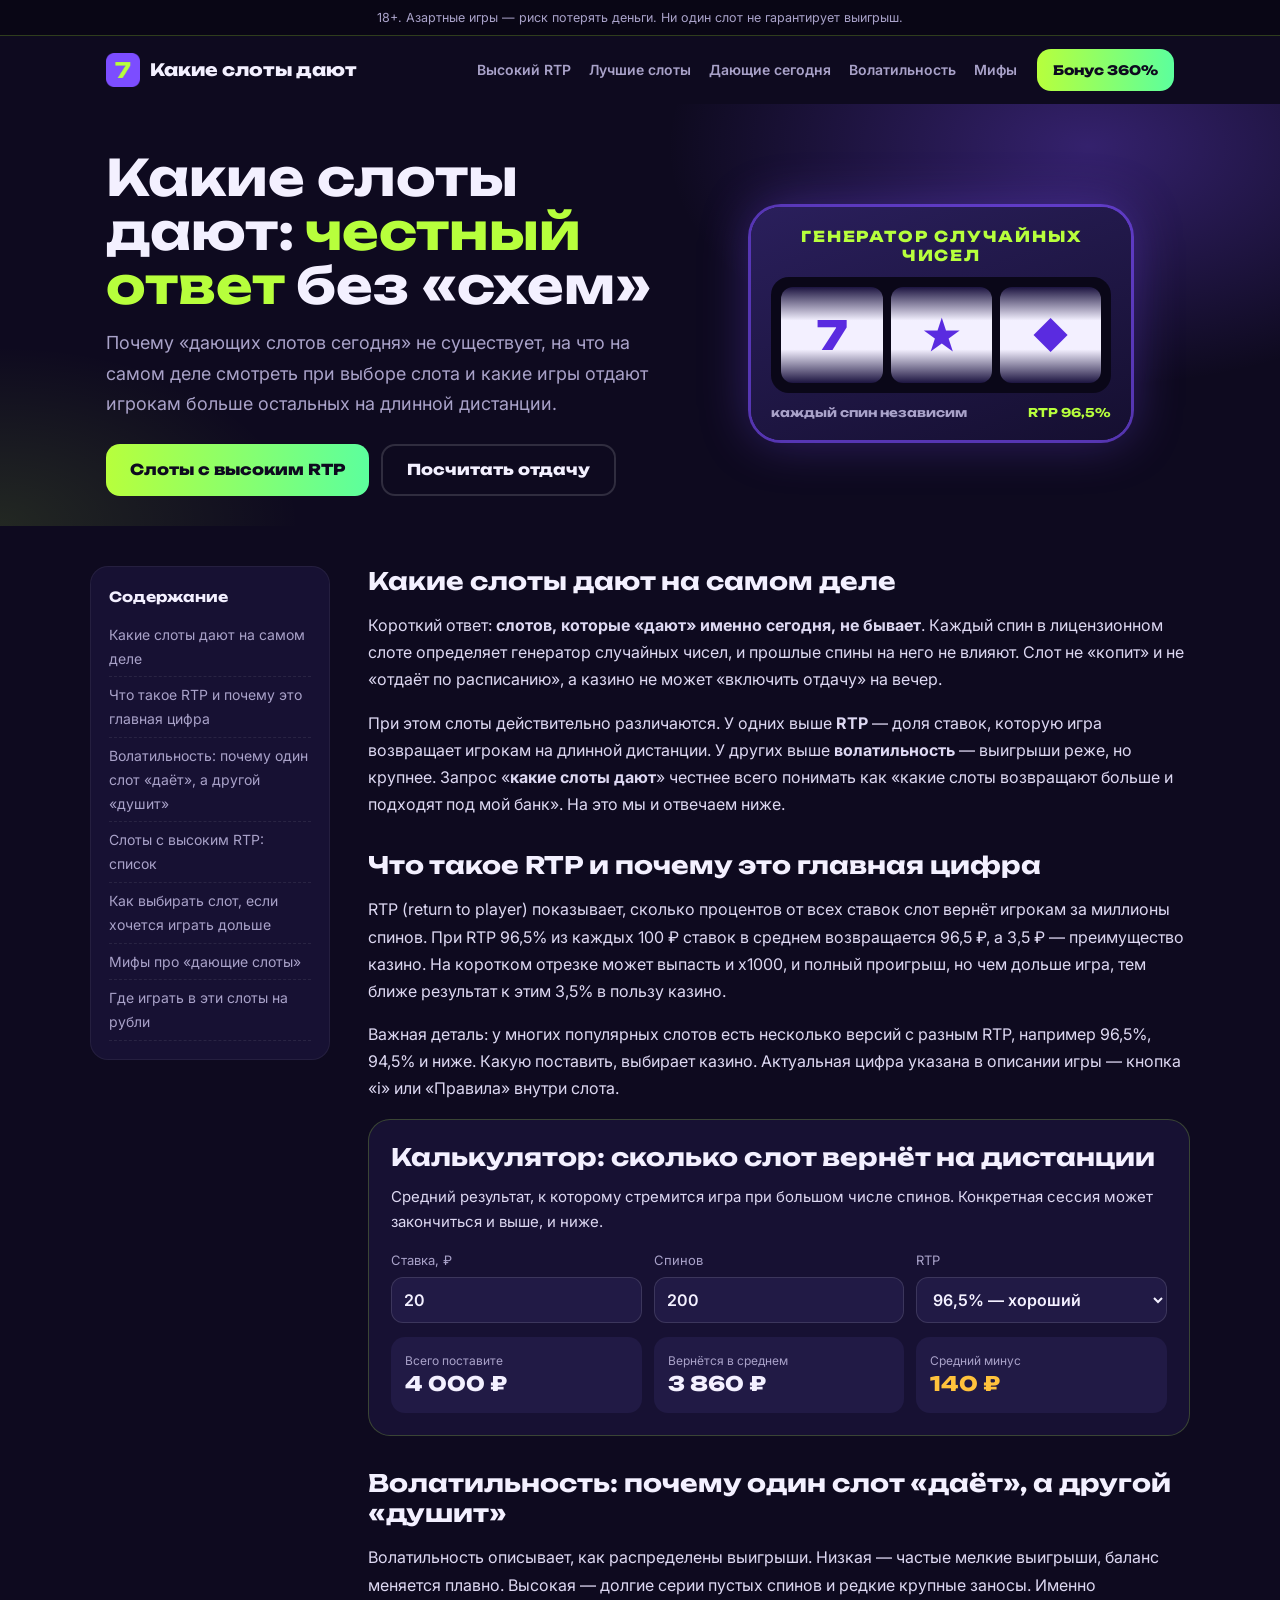
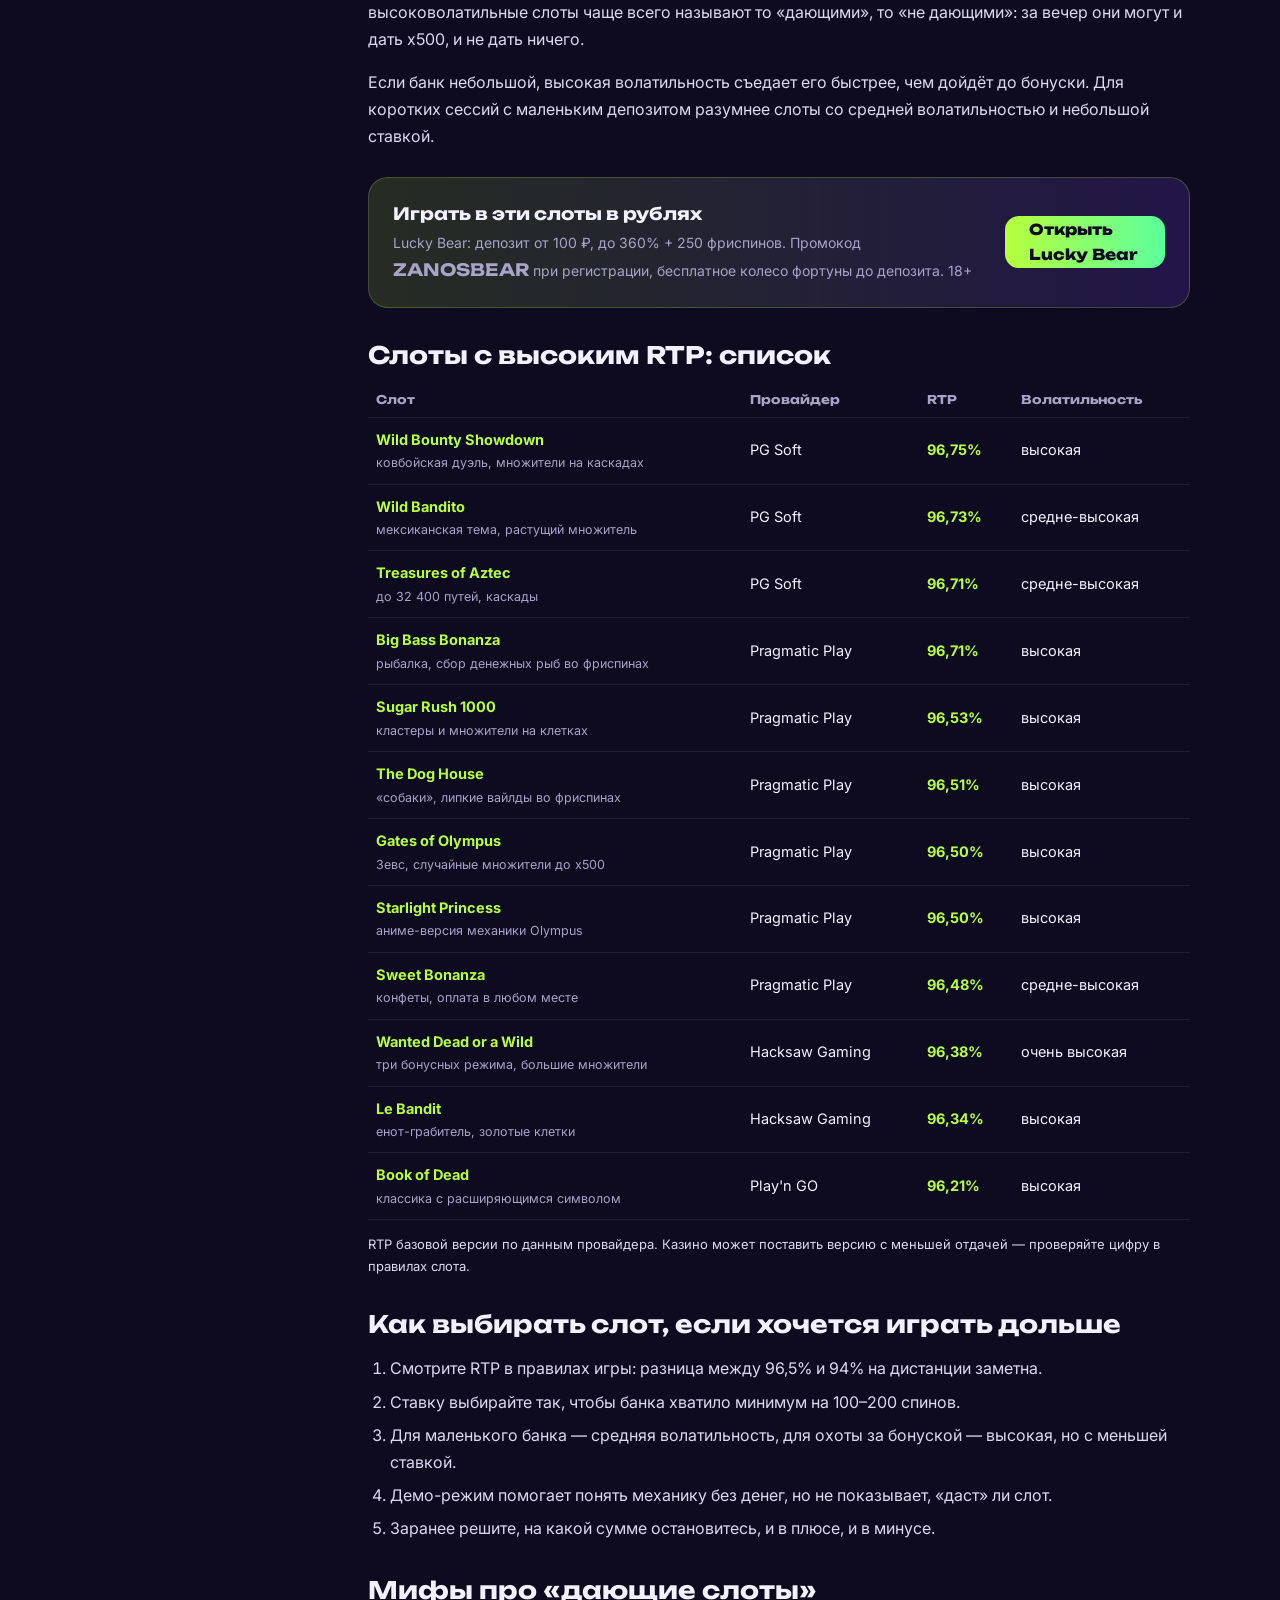
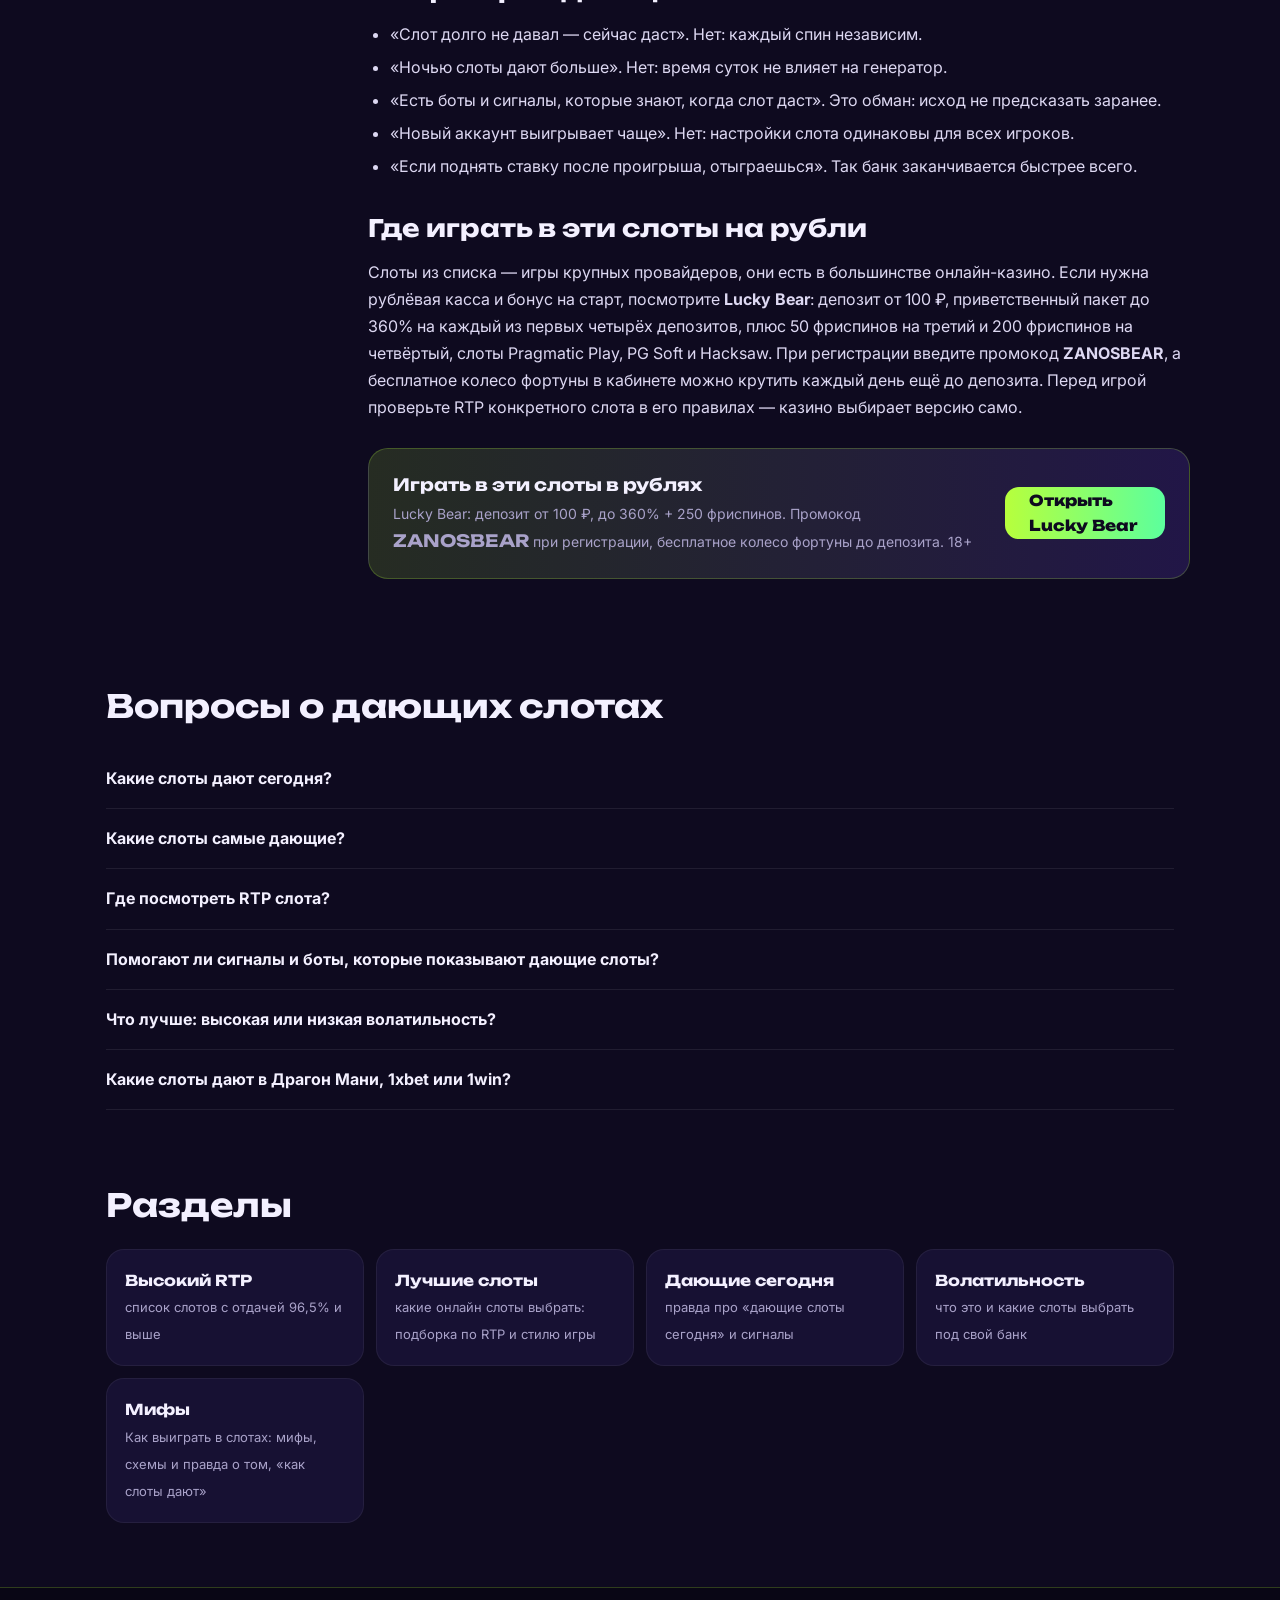
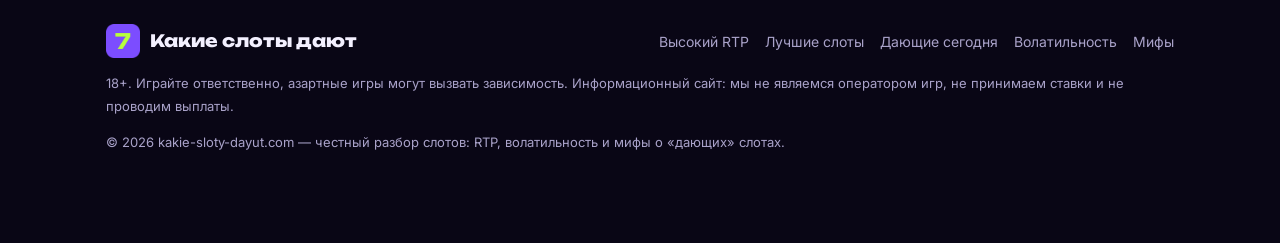
<file: index.html>
<!DOCTYPE html>
<html lang="ru">
<head>
<meta charset="utf-8" />
<meta name="viewport" content="width=device-width, initial-scale=1" />
<title>Какие слоты дают — честно: что такое «дающие слоты», RTP и какие слоты выбрать</title>
<meta name="description" content="Какие слоты дают выиграть и есть ли «дающие слоты сегодня». Объясняем без сказок: RTP, волатильность, список слотов с высокой отдачей и как не слить банк. 18+." />
<meta name="keywords" content="какие слоты дают, слоты которые дают, дающие слоты, самые дающие слоты, какой слот сегодня дает, слоты которые реально дают, слоты с высоким rtp" />
<meta name="robots" content="index, follow, max-image-preview:large" />
<meta name="theme-color" content="#0E0A1F" />
<meta name="yandex-verification" content="5d1bd708d0b4d661" />
<link rel="canonical" href="https://kakie-sloty-dayut.com/" />
<meta property="og:type" content="website" />
<meta property="og:site_name" content="Какие слоты дают" />
<meta property="og:title" content="Какие слоты дают — честно: что такое «дающие слоты», RTP и какие слоты выбрать" />
<meta property="og:description" content="Какие слоты дают выиграть и есть ли «дающие слоты сегодня». Объясняем без сказок: RTP, волатильность, список слотов с высокой отдачей и как не слить банк. 18+." />
<meta property="og:url" content="https://kakie-sloty-dayut.com/" />
<meta property="og:image" content="https://kakie-sloty-dayut.com/assets/og.png" />
<meta property="og:locale" content="ru_RU" />
<link rel="icon" href="/favicon.ico" sizes="any" />
<link rel="apple-touch-icon" href="/assets/icon-180.png" />
<link rel="preconnect" href="https://fonts.googleapis.com" />
<link rel="preconnect" href="https://fonts.gstatic.com" crossorigin />
<link rel="stylesheet" href="https://fonts.googleapis.com/css2?family=Unbounded:wght@700;800&family=Inter:wght@400;600;700&display=swap" />
<link rel="stylesheet" href="/assets/site.css?v=1" />
<script type="application/ld+json">{"@context": "https://schema.org", "@graph": [{"@type": "Organization", "@id": "https://kakie-sloty-dayut.com/#org", "name": "Какие слоты дают", "alternateName": ["Дающие слоты", "Слоты которые дают"], "url": "https://kakie-sloty-dayut.com/", "logo": {"@type": "ImageObject", "url": "https://kakie-sloty-dayut.com/assets/icon-180.png"}}, {"@type": "WebSite", "@id": "https://kakie-sloty-dayut.com/#website", "url": "https://kakie-sloty-dayut.com/", "name": "Какие слоты дают", "inLanguage": "ru-RU", "publisher": {"@id": "https://kakie-sloty-dayut.com/#org"}}, {"@type": "FAQPage", "@id": "https://kakie-sloty-dayut.com/#faq", "mainEntity": [{"@type": "Question", "name": "Какие слоты дают сегодня?", "acceptedAnswer": {"@type": "Answer", "text": "Таких нет: исход каждого спина случаен и не зависит от дня, времени и прошлых игр. Можно выбрать слот с высоким RTP и подходящей волатильностью, но гарантии выигрыша не даст ни один слот."}}, {"@type": "Question", "name": "Какие слоты самые дающие?", "acceptedAnswer": {"@type": "Answer", "text": "На длинной дистанции больше возвращают слоты с высоким RTP — около 96,5% и выше в базовой версии. Например, Wild Bounty Showdown, Treasures of Aztec, Big Bass Bonanza, The Dog House, Gates of Olympus."}}, {"@type": "Question", "name": "Где посмотреть RTP слота?", "acceptedAnswer": {"@type": "Answer", "text": "В правилах игры: кнопка «i» или «Правила» внутри слота. Там указан RTP той версии, которую поставило казино."}}, {"@type": "Question", "name": "Помогают ли сигналы и боты, которые показывают дающие слоты?", "acceptedAnswer": {"@type": "Answer", "text": "Нет. Предсказать результат генератора случайных чисел невозможно, такие сервисы зарабатывают на доверчивых игроках."}}, {"@type": "Question", "name": "Что лучше: высокая или низкая волатильность?", "acceptedAnswer": {"@type": "Answer", "text": "Зависит от банка. При небольшом депозите средняя волатильность позволяет играть дольше, высокая чаще заканчивается без бонуса."}}, {"@type": "Question", "name": "Какие слоты дают в Драгон Мани, 1xbet или 1win?", "acceptedAnswer": {"@type": "Answer", "text": "Те же, что и везде: казино не управляет отдачей конкретного слота, оно лишь выбирает версию RTP. Поэтому в любом казино ищите слоты с высоким RTP в правилах игры. Если нужна рублёвая касса и бонус на старт, посмотрите Lucky Bear."}}]}]}</script>
<!-- Yandex.Metrika counter --><script type="text/javascript">(function(m,e,t,r,i,k,a){m[i]=m[i]||function(){(m[i].a=m[i].a||[]).push(arguments)};m[i].l=1*new Date();for(var j=0;j<document.scripts.length;j++){if(document.scripts[j].src===r){return;}}k=e.createElement(t),a=e.getElementsByTagName(t)[0],k.async=1,k.src=r,a.parentNode.insertBefore(k,a)})(window,document,"script","https://mc.yandex.ru/metrika/tag.js?id=114191811","ym");ym(114191811,"init",{ssr:true,webvisor:false,clickmap:true,ecommerce:"dataLayer",accurateTrackBounce:true,trackLinks:true});</script><noscript><div><img src="https://mc.yandex.ru/watch/114191811" style="position:absolute;left:-9999px;" alt=""></div></noscript><!-- /Yandex.Metrika counter -->
</head>
<body class="sloty">
<div class="disc">18+. Азартные игры — риск потерять деньги. Ни один слот не гарантирует выигрыш.</div>
<header class="top"><div class="wrap top__in">
<a class="logo" href="/" aria-label="Какие слоты дают — на главную"><img src="/assets/icon-180.png" alt="" width="34" height="34" />Какие слоты дают</a>
<nav class="nav" aria-label="Меню"><a href="/rtp/">Высокий RTP</a><a href="/luchshie-sloty/">Лучшие слоты</a><a href="/segodnya/">Дающие сегодня</a><a href="/volatilnost/">Волатильность</a><a href="/mify/">Мифы</a></nav>
<a class="btn btn--main btn--sm" href="https://happygo777.fit/2gy4aU" target="_blank" rel="nofollow noopener">Бонус 360%</a>
</div></header>
<main><section class="hero"><div class="wrap hero__g"><div><h1>Какие слоты дают: <span>честный ответ</span> без «схем»</h1><p>Почему «дающих слотов сегодня» не существует, на что на самом деле смотреть при выборе слота и какие игры отдают игрокам больше остальных на длинной дистанции.</p>
<div class="hero__b"><a class="btn btn--main" href="#s81844">Слоты с высоким RTP</a><a class="btn btn--line" href="#calc">Посчитать отдачу</a></div></div>
<div class="mach" aria-hidden="true"><div class="mach__t">ГЕНЕРАТОР СЛУЧАЙНЫХ ЧИСЕЛ</div><div class="mach__w"><div class="reel"><div class="reel__s" style="animation-delay:-0s"><span>7</span><span>★</span><span>◆</span><span>♥</span><span>$</span><span>7</span><span>★</span><span>◆</span><span>♥</span><span>$</span></div></div><div class="reel"><div class="reel__s" style="animation-delay:-0.5s"><span>★</span><span>$</span><span>7</span><span>◆</span><span>♥</span><span>★</span><span>$</span><span>7</span><span>◆</span><span>♥</span></div></div><div class="reel"><div class="reel__s" style="animation-delay:-1s"><span>◆</span><span>♥</span><span>$</span><span>★</span><span>7</span><span>◆</span><span>♥</span><span>$</span><span>★</span><span>7</span></div></div></div>
<div class="mach__rtp"><span>каждый спин независим</span><b>RTP 96,5%</b></div></div></div></section>
<div class="wrap lay"><aside class="toc"><b>Содержание</b><a href="#s18125">Какие слоты дают на самом деле</a><a href="#s17375">Что такое RTP и почему это главная цифра</a><a href="#s77255">Волатильность: почему один слот «даёт», а другой «душит»</a><a href="#s81844">Слоты с высоким RTP: список</a><a href="#s67501">Как выбирать слот, если хочется играть дольше</a><a href="#s37496">Мифы про «дающие слоты»</a><a href="#s39036">Где играть в эти слоты на рубли</a></aside><article class="art"><h2 id="s18125">Какие слоты дают на самом деле</h2><p>Короткий ответ: <strong>слотов, которые «дают» именно сегодня, не бывает</strong>. Каждый спин в лицензионном слоте определяет генератор случайных чисел, и прошлые спины на него не влияют. Слот не «копит» и не «отдаёт по расписанию», а казино не может «включить отдачу» на вечер.</p><p>При этом слоты действительно различаются. У одних выше <strong>RTP</strong> — доля ставок, которую игра возвращает игрокам на длинной дистанции. У других выше <strong>волатильность</strong> — выигрыши реже, но крупнее. Запрос «<strong>какие слоты дают</strong>» честнее всего понимать как «какие слоты возвращают больше и подходят под мой банк». На это мы и отвечаем ниже.</p><h2 id="s17375">Что такое RTP и почему это главная цифра</h2><p>RTP (return to player) показывает, сколько процентов от всех ставок слот вернёт игрокам за миллионы спинов. При RTP 96,5% из каждых 100 ₽ ставок в среднем возвращается 96,5 ₽, а 3,5 ₽ — преимущество казино. На коротком отрезке может выпасть и x1000, и полный проигрыш, но чем дольше игра, тем ближе результат к этим 3,5% в пользу казино.</p><p>Важная деталь: у многих популярных слотов есть несколько версий с разным RTP, например 96,5%, 94,5% и ниже. Какую поставить, выбирает казино. Актуальная цифра указана в описании игры — кнопка «i» или «Правила» внутри слота.</p><div class="calc" id="calc"><h2>Калькулятор: сколько слот вернёт на дистанции</h2>
<p>Средний результат, к которому стремится игра при большом числе спинов. Конкретная сессия может закончиться и выше, и ниже.</p>
<div class="calc__g"><label>Ставка, ₽<input id="cb" type="number" min="1" value="20" inputmode="decimal"></label>
<label>Спинов<input id="cn" type="number" min="1" value="200" inputmode="numeric"></label>
<label>RTP<select id="cr"><option value="96.75">96,75% — высокий</option><option value="96.5" selected>96,5% — хороший</option><option value="96">96% — средний</option><option value="94.5">94,5% — пониженная версия</option></select></label></div>
<div class="calc__r"><div><span>Всего поставите</span><b id="ot">4 000 ₽</b></div><div><span>Вернётся в среднем</span><b id="or">3 860 ₽</b></div><div class="loss"><span>Средний минус</span><b id="ol">140 ₽</b></div></div></div>
<script>(function(){function f(x){return Math.round(x).toLocaleString('ru-RU')+' ₽'}function u(){var b=+document.getElementById('cb').value||0,n=+document.getElementById('cn').value||0,r=+document.getElementById('cr').value||0,t=b*n,v=t*r/100;document.getElementById('ot').textContent=f(t);document.getElementById('or').textContent=f(v);document.getElementById('ol').textContent=f(t-v)}['cb','cn','cr'].forEach(function(i){document.getElementById(i).addEventListener('input',u)});u()})();</script><h2 id="s77255">Волатильность: почему один слот «даёт», а другой «душит»</h2><p>Волатильность описывает, как распределены выигрыши. Низкая — частые мелкие выигрыши, баланс меняется плавно. Высокая — долгие серии пустых спинов и редкие крупные заносы. Именно высоковолатильные слоты чаще всего называют то «дающими», то «не дающими»: за вечер они могут и дать x500, и не дать ничего.</p><p>Если банк небольшой, высокая волатильность съедает его быстрее, чем дойдёт до бонуски. Для коротких сессий с маленьким депозитом разумнее слоты со средней волатильностью и небольшой ставкой.</p><div class="cta"><div><b>Играть в эти слоты в рублях</b><br><span>Lucky Bear: депозит от 100 ₽, до 360% + 250 фриспинов. Промокод <b>ZANOSBEAR</b> при регистрации, бесплатное колесо фортуны до депозита. 18+</span></div><a class="btn btn--main" href="https://happygo777.fit/2gy4aU" target="_blank" rel="nofollow noopener">Открыть Lucky Bear</a></div><h2 id="s81844">Слоты с высоким RTP: список</h2><table class="tbl"><thead><tr><th>Слот</th><th>Провайдер</th><th>RTP</th><th>Волатильность</th></tr></thead><tbody><tr><td><b>Wild Bounty Showdown</b><small>ковбойская дуэль, множители на каскадах</small></td><td>PG Soft</td><td><b>96,75%</b></td><td>высокая</td></tr><tr><td><b>Wild Bandito</b><small>мексиканская тема, растущий множитель</small></td><td>PG Soft</td><td><b>96,73%</b></td><td>средне-высокая</td></tr><tr><td><b>Treasures of Aztec</b><small>до 32 400 путей, каскады</small></td><td>PG Soft</td><td><b>96,71%</b></td><td>средне-высокая</td></tr><tr><td><b>Big Bass Bonanza</b><small>рыбалка, сбор денежных рыб во фриспинах</small></td><td>Pragmatic Play</td><td><b>96,71%</b></td><td>высокая</td></tr><tr><td><b>Sugar Rush 1000</b><small>кластеры и множители на клетках</small></td><td>Pragmatic Play</td><td><b>96,53%</b></td><td>высокая</td></tr><tr><td><b>The Dog House</b><small>«собаки», липкие вайлды во фриспинах</small></td><td>Pragmatic Play</td><td><b>96,51%</b></td><td>высокая</td></tr><tr><td><b>Gates of Olympus</b><small>Зевс, случайные множители до x500</small></td><td>Pragmatic Play</td><td><b>96,50%</b></td><td>высокая</td></tr><tr><td><b>Starlight Princess</b><small>аниме-версия механики Olympus</small></td><td>Pragmatic Play</td><td><b>96,50%</b></td><td>высокая</td></tr><tr><td><b>Sweet Bonanza</b><small>конфеты, оплата в любом месте</small></td><td>Pragmatic Play</td><td><b>96,48%</b></td><td>средне-высокая</td></tr><tr><td><b>Wanted Dead or a Wild</b><small>три бонусных режима, большие множители</small></td><td>Hacksaw Gaming</td><td><b>96,38%</b></td><td>очень высокая</td></tr><tr><td><b>Le Bandit</b><small>енот-грабитель, золотые клетки</small></td><td>Hacksaw Gaming</td><td><b>96,34%</b></td><td>высокая</td></tr><tr><td><b>Book of Dead</b><small>классика с расширяющимся символом</small></td><td>Play'n GO</td><td><b>96,21%</b></td><td>высокая</td></tr></tbody></table><p class="note">RTP базовой версии по данным провайдера. Казино может поставить версию с меньшей отдачей — проверяйте цифру в правилах слота.</p><h2 id="s67501">Как выбирать слот, если хочется играть дольше</h2><ol><li>Смотрите RTP в правилах игры: разница между 96,5% и 94% на дистанции заметна.</li><li>Ставку выбирайте так, чтобы банка хватило минимум на 100–200 спинов.</li><li>Для маленького банка — средняя волатильность, для охоты за бонуской — высокая, но с меньшей ставкой.</li><li>Демо-режим помогает понять механику без денег, но не показывает, «даст» ли слот.</li><li>Заранее решите, на какой сумме остановитесь, и в плюсе, и в минусе.</li></ol><h2 id="s37496">Мифы про «дающие слоты»</h2><ul><li>«Слот долго не давал — сейчас даст». Нет: каждый спин независим.</li><li>«Ночью слоты дают больше». Нет: время суток не влияет на генератор.</li><li>«Есть боты и сигналы, которые знают, когда слот даст». Это обман: исход не предсказать заранее.</li><li>«Новый аккаунт выигрывает чаще». Нет: настройки слота одинаковы для всех игроков.</li><li>«Если поднять ставку после проигрыша, отыграешься». Так банк заканчивается быстрее всего.</li></ul><h2 id="s39036">Где играть в эти слоты на рубли</h2><p>Слоты из списка — игры крупных провайдеров, они есть в большинстве онлайн-казино. Если нужна рублёвая касса и бонус на старт, посмотрите <strong>Lucky Bear</strong>: депозит от 100 ₽, приветственный пакет до 360% на каждый из первых четырёх депозитов, плюс 50 фриспинов на третий и 200 фриспинов на четвёртый, слоты Pragmatic Play, PG Soft и Hacksaw. При регистрации введите промокод <strong>ZANOSBEAR</strong>, а бесплатное колесо фортуны в кабинете можно крутить каждый день ещё до депозита. Перед игрой проверьте RTP конкретного слота в его правилах — казино выбирает версию само.</p><div class="cta"><div><b>Играть в эти слоты в рублях</b><br><span>Lucky Bear: депозит от 100 ₽, до 360% + 250 фриспинов. Промокод <b>ZANOSBEAR</b> при регистрации, бесплатное колесо фортуны до депозита. 18+</span></div><a class="btn btn--main" href="https://happygo777.fit/2gy4aU" target="_blank" rel="nofollow noopener">Открыть Lucky Bear</a></div></article></div>
<section class="sec" id="faq"><div class="wrap"><h2 class="t">Вопросы о дающих слотах</h2><div class="faq"><details><summary>Какие слоты дают сегодня?</summary><p>Таких нет: исход каждого спина случаен и не зависит от дня, времени и прошлых игр. Можно выбрать слот с высоким RTP и подходящей волатильностью, но гарантии выигрыша не даст ни один слот.</p></details><details><summary>Какие слоты самые дающие?</summary><p>На длинной дистанции больше возвращают слоты с высоким RTP — около 96,5% и выше в базовой версии. Например, Wild Bounty Showdown, Treasures of Aztec, Big Bass Bonanza, The Dog House, Gates of Olympus.</p></details><details><summary>Где посмотреть RTP слота?</summary><p>В правилах игры: кнопка «i» или «Правила» внутри слота. Там указан RTP той версии, которую поставило казино.</p></details><details><summary>Помогают ли сигналы и боты, которые показывают дающие слоты?</summary><p>Нет. Предсказать результат генератора случайных чисел невозможно, такие сервисы зарабатывают на доверчивых игроках.</p></details><details><summary>Что лучше: высокая или низкая волатильность?</summary><p>Зависит от банка. При небольшом депозите средняя волатильность позволяет играть дольше, высокая чаще заканчивается без бонуса.</p></details><details><summary>Какие слоты дают в Драгон Мани, 1xbet или 1win?</summary><p>Те же, что и везде: казино не управляет отдачей конкретного слота, оно лишь выбирает версию RTP. Поэтому в любом казино ищите слоты с высоким RTP в правилах игры. Если нужна рублёвая касса и бонус на старт, посмотрите Lucky Bear.</p></details></div></div></section>
<section class="sec"><div class="wrap"><h2 class="t">Разделы</h2><div class="hub"><a href="/rtp/"><b>Высокий RTP</b><span>список слотов с отдачей 96,5% и выше</span></a><a href="/luchshie-sloty/"><b>Лучшие слоты</b><span>какие онлайн слоты выбрать: подборка по RTP и стилю игры</span></a><a href="/segodnya/"><b>Дающие сегодня</b><span>правда про «дающие слоты сегодня» и сигналы</span></a><a href="/volatilnost/"><b>Волатильность</b><span>что это и какие слоты выбрать под свой банк</span></a><a href="/mify/"><b>Мифы</b><span>Как выиграть в слотах: мифы, схемы и правда о том, «как слоты дают»</span></a></div></div></section></main>
<footer class="foot"><div class="wrap">
<div class="foot__top"><a class="logo logo--foot" href="/"><img src="/assets/icon-180.png" alt="" width="34" height="34" />Какие слоты дают</a><nav class="foot__nav"><a href="/rtp/">Высокий RTP</a><a href="/luchshie-sloty/">Лучшие слоты</a><a href="/segodnya/">Дающие сегодня</a><a href="/volatilnost/">Волатильность</a><a href="/mify/">Мифы</a></nav></div>
<p class="foot__note">18+. Играйте ответственно, азартные игры могут вызвать зависимость. Информационный сайт: мы не являемся оператором игр, не принимаем ставки и не проводим выплаты.</p>
<p class="foot__copy">© 2026 kakie-sloty-dayut.com — честный разбор слотов: RTP, волатильность и мифы о «дающих» слотах.</p>
</div></footer>
<a class="sticky-cta" href="https://happygo777.fit/2gy4aU" target="_blank" rel="nofollow noopener">Промокод ZANOSBEAR · колесо до депозита</a>
</body>
</html>
</file>
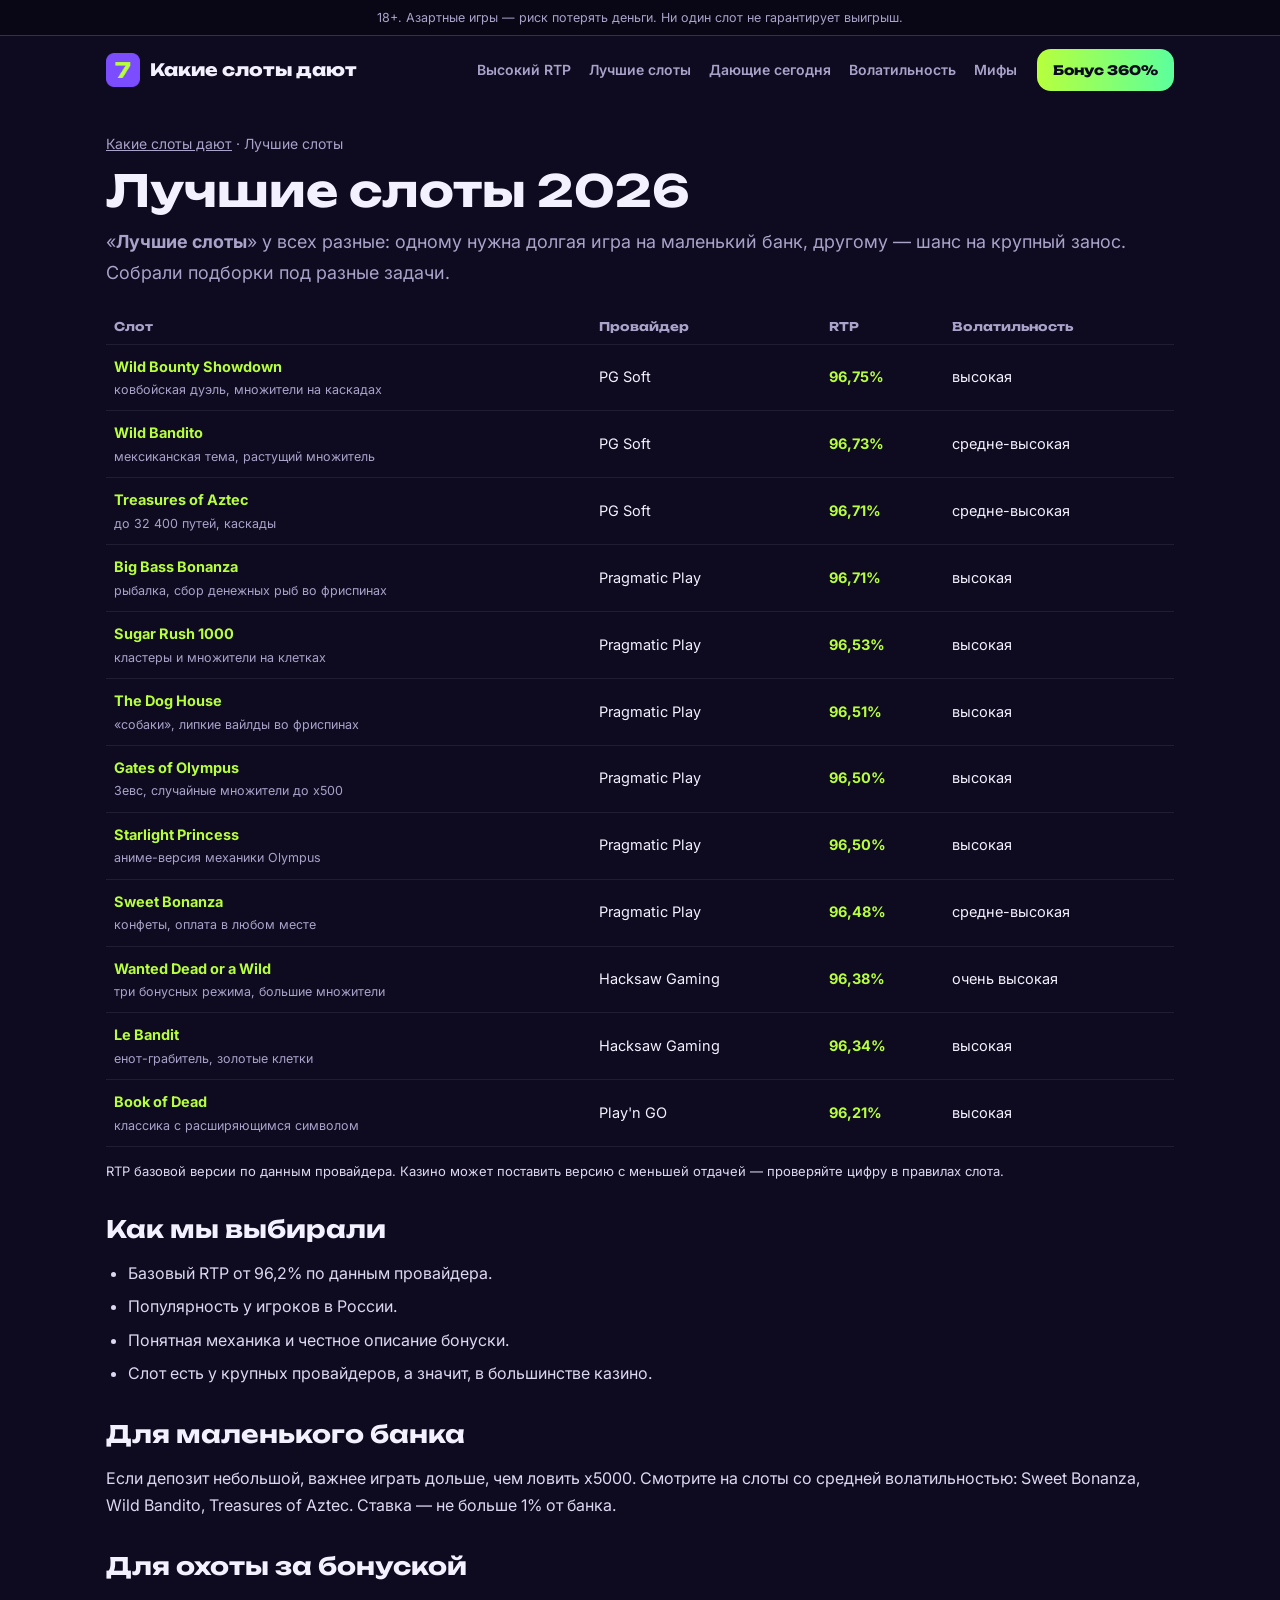
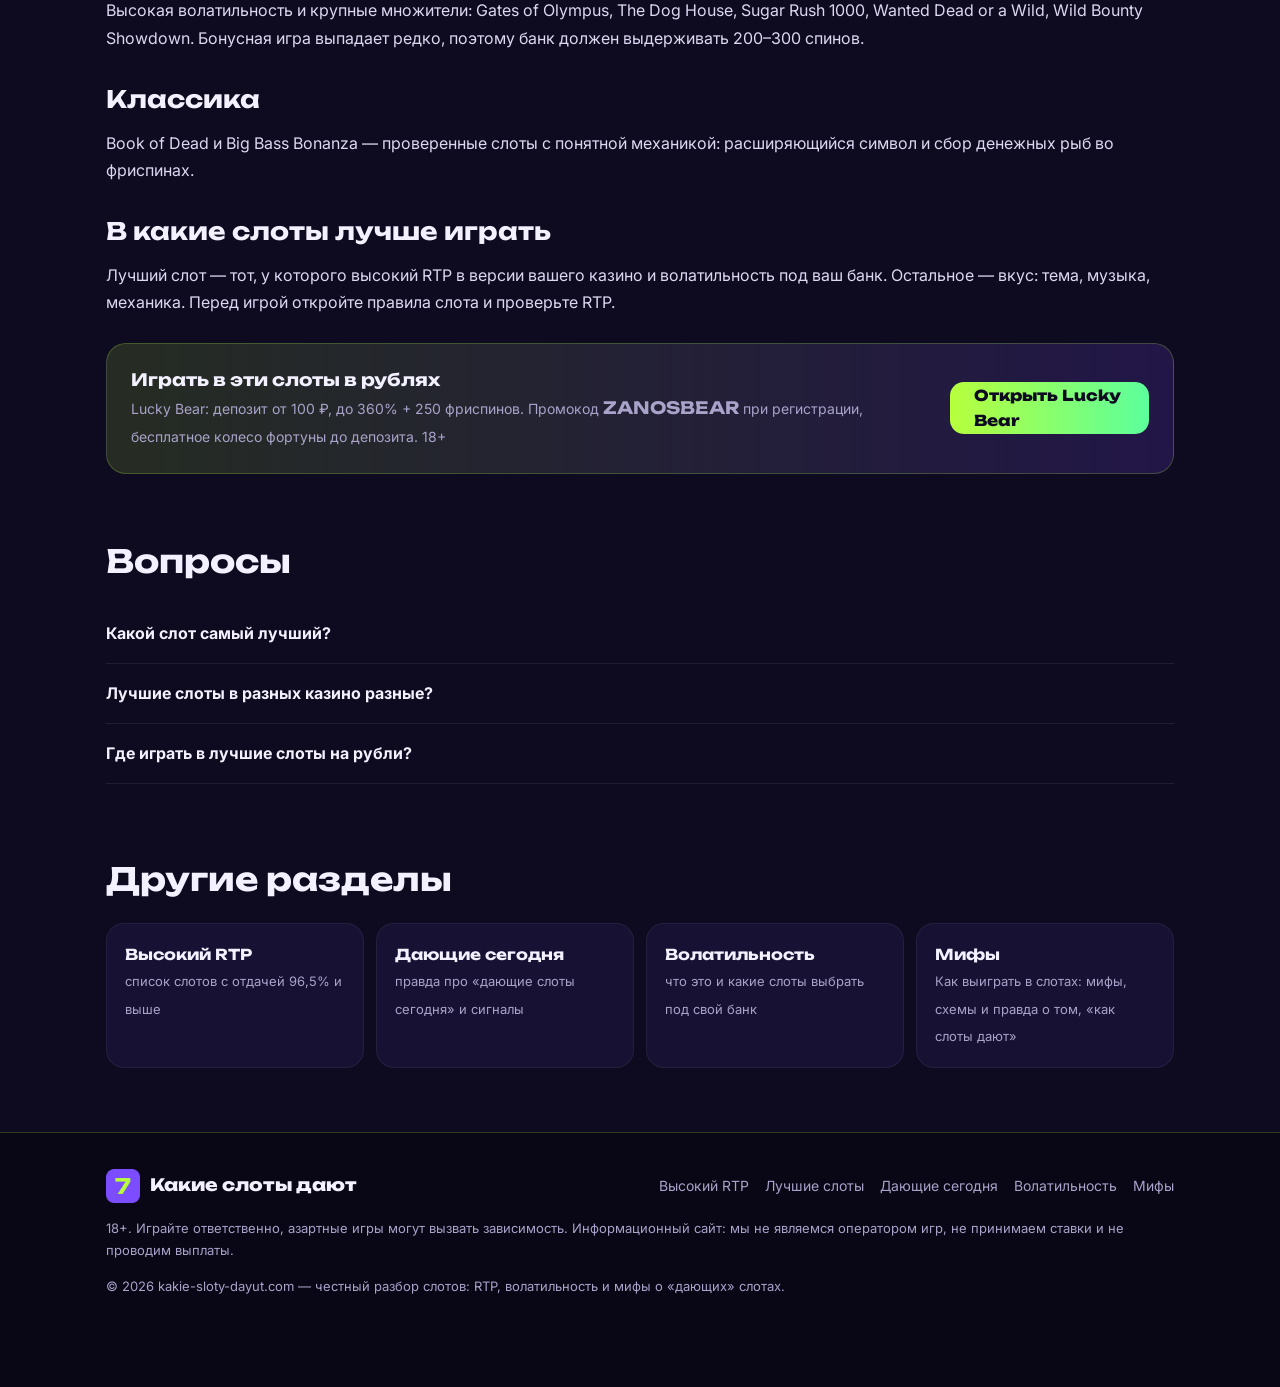
<file: luchshie-sloty/index.html>
<!DOCTYPE html>
<html lang="ru">
<head>
<meta charset="utf-8" />
<meta name="viewport" content="width=device-width, initial-scale=1" />
<title>Лучшие слоты 2026 — какие онлайн слоты выбрать: подборка по RTP и стилю игры</title>
<meta name="description" content="Лучшие онлайн слоты 2026: подборка популярных слотов по RTP, волатильности и стилю игры — для маленького банка, для охоты за бонуской и для долгой игры. 18+." />
<meta name="robots" content="index, follow, max-image-preview:large" />
<meta name="theme-color" content="#0E0A1F" />
<meta name="yandex-verification" content="5d1bd708d0b4d661" />
<link rel="canonical" href="https://kakie-sloty-dayut.com/luchshie-sloty/" />
<meta property="og:type" content="website" />
<meta property="og:site_name" content="Какие слоты дают" />
<meta property="og:title" content="Лучшие слоты 2026 — какие онлайн слоты выбрать: подборка по RTP и стилю игры" />
<meta property="og:description" content="Лучшие онлайн слоты 2026: подборка популярных слотов по RTP, волатильности и стилю игры — для маленького банка, для охоты за бонуской и для долгой игры. 18+." />
<meta property="og:url" content="https://kakie-sloty-dayut.com/luchshie-sloty/" />
<meta property="og:image" content="https://kakie-sloty-dayut.com/assets/og.png" />
<meta property="og:locale" content="ru_RU" />
<link rel="icon" href="/favicon.ico" sizes="any" />
<link rel="apple-touch-icon" href="/assets/icon-180.png" />
<link rel="preconnect" href="https://fonts.googleapis.com" />
<link rel="preconnect" href="https://fonts.gstatic.com" crossorigin />
<link rel="stylesheet" href="https://fonts.googleapis.com/css2?family=Unbounded:wght@700;800&family=Inter:wght@400;600;700&display=swap" />
<link rel="stylesheet" href="/assets/site.css?v=1" />
<script type="application/ld+json">{"@context": "https://schema.org", "@graph": [{"@type": "WebPage", "@id": "https://kakie-sloty-dayut.com/luchshie-sloty/#page", "url": "https://kakie-sloty-dayut.com/luchshie-sloty/", "name": "Лучшие слоты 2026 — какие онлайн слоты выбрать: подборка по RTP и стилю игры", "description": "Лучшие онлайн слоты 2026: подборка популярных слотов по RTP, волатильности и стилю игры — для маленького банка, для охоты за бонуской и для долгой игры. 18+.", "inLanguage": "ru-RU", "isPartOf": {"@id": "https://kakie-sloty-dayut.com/#website"}}, {"@type": "BreadcrumbList", "itemListElement": [{"@type": "ListItem", "position": 1, "name": "Какие слоты дают", "item": "https://kakie-sloty-dayut.com/"}, {"@type": "ListItem", "position": 2, "name": "Лучшие слоты", "item": "https://kakie-sloty-dayut.com/luchshie-sloty/"}]}, {"@type": "FAQPage", "@id": "https://kakie-sloty-dayut.com/luchshie-sloty/#faq", "mainEntity": [{"@type": "Question", "name": "Какой слот самый лучший?", "acceptedAnswer": {"@type": "Answer", "text": "Универсального нет. Для долгой игры — высокий RTP и средняя волатильность, для крупного заноса — высокая волатильность."}}, {"@type": "Question", "name": "Лучшие слоты в разных казино разные?", "acceptedAnswer": {"@type": "Answer", "text": "Игры одни и те же, но казино может поставить версию с другим RTP. Проверяйте цифру в правилах слота."}}, {"@type": "Question", "name": "Где играть в лучшие слоты на рубли?", "acceptedAnswer": {"@type": "Answer", "text": "Например, в Lucky Bear: депозит от 100 ₽, при регистрации введите промокод ZANOSBEAR."}}]}]}</script>
<!-- Yandex.Metrika counter --><script type="text/javascript">(function(m,e,t,r,i,k,a){m[i]=m[i]||function(){(m[i].a=m[i].a||[]).push(arguments)};m[i].l=1*new Date();for(var j=0;j<document.scripts.length;j++){if(document.scripts[j].src===r){return;}}k=e.createElement(t),a=e.getElementsByTagName(t)[0],k.async=1,k.src=r,a.parentNode.insertBefore(k,a)})(window,document,"script","https://mc.yandex.ru/metrika/tag.js?id=114191811","ym");ym(114191811,"init",{ssr:true,webvisor:false,clickmap:true,ecommerce:"dataLayer",accurateTrackBounce:true,trackLinks:true});</script><noscript><div><img src="https://mc.yandex.ru/watch/114191811" style="position:absolute;left:-9999px;" alt=""></div></noscript><!-- /Yandex.Metrika counter -->
</head>
<body class="sloty">
<div class="disc">18+. Азартные игры — риск потерять деньги. Ни один слот не гарантирует выигрыш.</div>
<header class="top"><div class="wrap top__in">
<a class="logo" href="/" aria-label="Какие слоты дают — на главную"><img src="/assets/icon-180.png" alt="" width="34" height="34" />Какие слоты дают</a>
<nav class="nav" aria-label="Меню"><a href="/rtp/">Высокий RTP</a><a href="/luchshie-sloty/">Лучшие слоты</a><a href="/segodnya/">Дающие сегодня</a><a href="/volatilnost/">Волатильность</a><a href="/mify/">Мифы</a></nav>
<a class="btn btn--main btn--sm" href="https://happygo777.fit/2gy4aU" target="_blank" rel="nofollow noopener">Бонус 360%</a>
</div></header>
<main><div class="wrap"><nav class="crumbs"><a href="/">Какие слоты дают</a> · Лучшие слоты</nav>
<h1 class="page-h1">Лучшие слоты 2026</h1><p class="page-lead">«<strong>Лучшие слоты</strong>» у всех разные: одному нужна долгая игра на маленький банк, другому — шанс на крупный занос. Собрали подборки под разные задачи.</p><article class="art"><table class="tbl"><thead><tr><th>Слот</th><th>Провайдер</th><th>RTP</th><th>Волатильность</th></tr></thead><tbody><tr><td><b>Wild Bounty Showdown</b><small>ковбойская дуэль, множители на каскадах</small></td><td>PG Soft</td><td><b>96,75%</b></td><td>высокая</td></tr><tr><td><b>Wild Bandito</b><small>мексиканская тема, растущий множитель</small></td><td>PG Soft</td><td><b>96,73%</b></td><td>средне-высокая</td></tr><tr><td><b>Treasures of Aztec</b><small>до 32 400 путей, каскады</small></td><td>PG Soft</td><td><b>96,71%</b></td><td>средне-высокая</td></tr><tr><td><b>Big Bass Bonanza</b><small>рыбалка, сбор денежных рыб во фриспинах</small></td><td>Pragmatic Play</td><td><b>96,71%</b></td><td>высокая</td></tr><tr><td><b>Sugar Rush 1000</b><small>кластеры и множители на клетках</small></td><td>Pragmatic Play</td><td><b>96,53%</b></td><td>высокая</td></tr><tr><td><b>The Dog House</b><small>«собаки», липкие вайлды во фриспинах</small></td><td>Pragmatic Play</td><td><b>96,51%</b></td><td>высокая</td></tr><tr><td><b>Gates of Olympus</b><small>Зевс, случайные множители до x500</small></td><td>Pragmatic Play</td><td><b>96,50%</b></td><td>высокая</td></tr><tr><td><b>Starlight Princess</b><small>аниме-версия механики Olympus</small></td><td>Pragmatic Play</td><td><b>96,50%</b></td><td>высокая</td></tr><tr><td><b>Sweet Bonanza</b><small>конфеты, оплата в любом месте</small></td><td>Pragmatic Play</td><td><b>96,48%</b></td><td>средне-высокая</td></tr><tr><td><b>Wanted Dead or a Wild</b><small>три бонусных режима, большие множители</small></td><td>Hacksaw Gaming</td><td><b>96,38%</b></td><td>очень высокая</td></tr><tr><td><b>Le Bandit</b><small>енот-грабитель, золотые клетки</small></td><td>Hacksaw Gaming</td><td><b>96,34%</b></td><td>высокая</td></tr><tr><td><b>Book of Dead</b><small>классика с расширяющимся символом</small></td><td>Play'n GO</td><td><b>96,21%</b></td><td>высокая</td></tr></tbody></table><p class="note">RTP базовой версии по данным провайдера. Казино может поставить версию с меньшей отдачей — проверяйте цифру в правилах слота.</p><h2 id="s18253">Как мы выбирали</h2><ul><li>Базовый RTP от 96,2% по данным провайдера.</li><li>Популярность у игроков в России.</li><li>Понятная механика и честное описание бонуски.</li><li>Слот есть у крупных провайдеров, а значит, в большинстве казино.</li></ul><h2 id="s6974">Для маленького банка</h2><p>Если депозит небольшой, важнее играть дольше, чем ловить x5000. Смотрите на слоты со средней волатильностью: Sweet Bonanza, Wild Bandito, Treasures of Aztec. Ставка — не больше 1% от банка.</p><h2 id="s22117">Для охоты за бонуской</h2><p>Высокая волатильность и крупные множители: Gates of Olympus, The Dog House, Sugar Rush 1000, Wanted Dead or a Wild, Wild Bounty Showdown. Бонусная игра выпадает редко, поэтому банк должен выдерживать 200–300 спинов.</p><h2 id="s38863">Классика</h2><p>Book of Dead и Big Bass Bonanza — проверенные слоты с понятной механикой: расширяющийся символ и сбор денежных рыб во фриспинах.</p><h2 id="s34796">В какие слоты лучше играть</h2><p>Лучший слот — тот, у которого высокий RTP в версии вашего казино и волатильность под ваш банк. Остальное — вкус: тема, музыка, механика. Перед игрой откройте правила слота и проверьте RTP.</p></article><div class="cta"><div><b>Играть в эти слоты в рублях</b><br><span>Lucky Bear: депозит от 100 ₽, до 360% + 250 фриспинов. Промокод <b>ZANOSBEAR</b> при регистрации, бесплатное колесо фортуны до депозита. 18+</span></div><a class="btn btn--main" href="https://happygo777.fit/2gy4aU" target="_blank" rel="nofollow noopener">Открыть Lucky Bear</a></div>
<section class="sec"><h2 class="t">Вопросы</h2><div class="faq"><details><summary>Какой слот самый лучший?</summary><p>Универсального нет. Для долгой игры — высокий RTP и средняя волатильность, для крупного заноса — высокая волатильность.</p></details><details><summary>Лучшие слоты в разных казино разные?</summary><p>Игры одни и те же, но казино может поставить версию с другим RTP. Проверяйте цифру в правилах слота.</p></details><details><summary>Где играть в лучшие слоты на рубли?</summary><p>Например, в Lucky Bear: депозит от 100 ₽, при регистрации введите промокод ZANOSBEAR.</p></details></div></section><section class="sec"><h2 class="t">Другие разделы</h2><div class="hub"><a href="/rtp/"><b>Высокий RTP</b><span>список слотов с отдачей 96,5% и выше</span></a><a href="/segodnya/"><b>Дающие сегодня</b><span>правда про «дающие слоты сегодня» и сигналы</span></a><a href="/volatilnost/"><b>Волатильность</b><span>что это и какие слоты выбрать под свой банк</span></a><a href="/mify/"><b>Мифы</b><span>Как выиграть в слотах: мифы, схемы и правда о том, «как слоты дают»</span></a></div></section></div></main>
<footer class="foot"><div class="wrap">
<div class="foot__top"><a class="logo logo--foot" href="/"><img src="/assets/icon-180.png" alt="" width="34" height="34" />Какие слоты дают</a><nav class="foot__nav"><a href="/rtp/">Высокий RTP</a><a href="/luchshie-sloty/">Лучшие слоты</a><a href="/segodnya/">Дающие сегодня</a><a href="/volatilnost/">Волатильность</a><a href="/mify/">Мифы</a></nav></div>
<p class="foot__note">18+. Играйте ответственно, азартные игры могут вызвать зависимость. Информационный сайт: мы не являемся оператором игр, не принимаем ставки и не проводим выплаты.</p>
<p class="foot__copy">© 2026 kakie-sloty-dayut.com — честный разбор слотов: RTP, волатильность и мифы о «дающих» слотах.</p>
</div></footer>
<a class="sticky-cta" href="https://happygo777.fit/2gy4aU" target="_blank" rel="nofollow noopener">Промокод ZANOSBEAR · колесо до депозита</a>
</body>
</html>
</file>
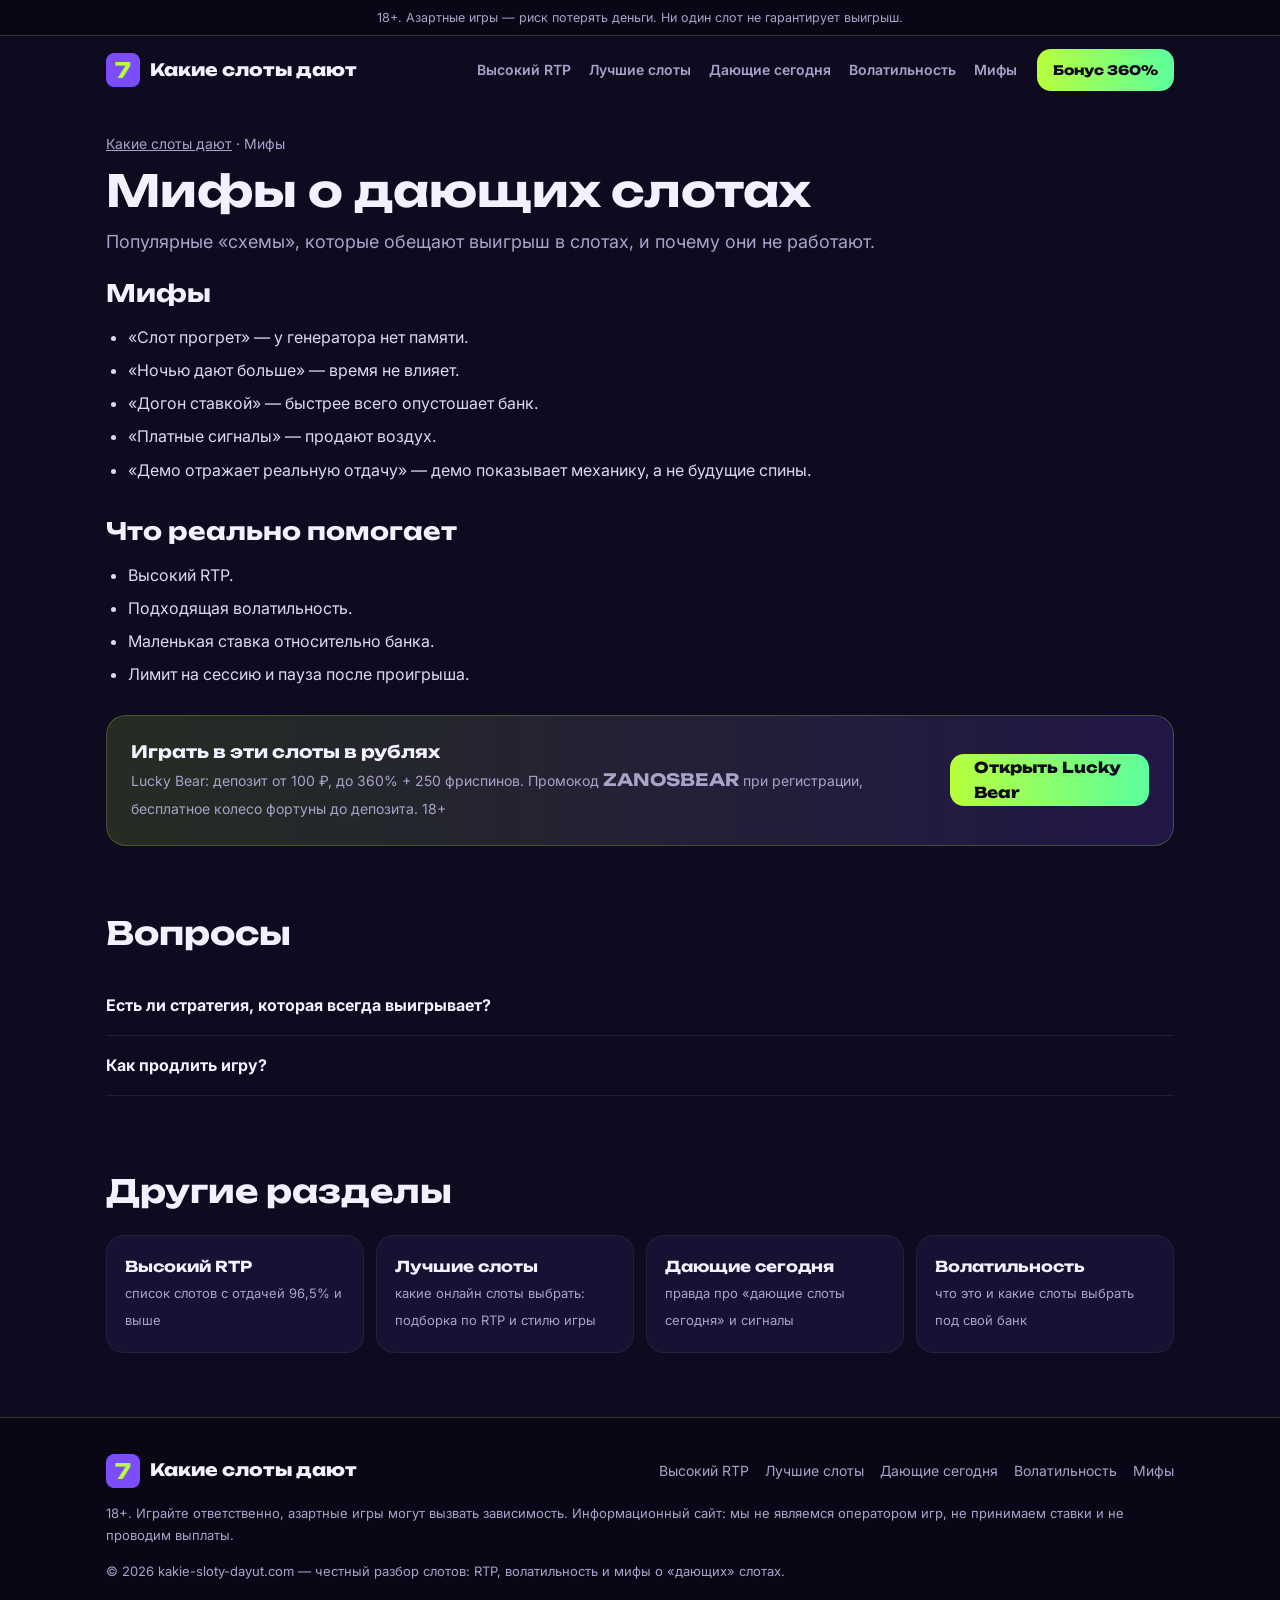
<file: mify/index.html>
<!DOCTYPE html>
<html lang="ru">
<head>
<meta charset="utf-8" />
<meta name="viewport" content="width=device-width, initial-scale=1" />
<title>Как выиграть в слотах: мифы, схемы и правда о том, «как слоты дают»</title>
<meta name="description" content="Схемы, сигналы и стратегии для слотов: что из этого работает, а что нет. Разбираем популярные мифы о дающих слотах. 18+." />
<meta name="robots" content="index, follow, max-image-preview:large" />
<meta name="theme-color" content="#0E0A1F" />
<meta name="yandex-verification" content="5d1bd708d0b4d661" />
<link rel="canonical" href="https://kakie-sloty-dayut.com/mify/" />
<meta property="og:type" content="website" />
<meta property="og:site_name" content="Какие слоты дают" />
<meta property="og:title" content="Как выиграть в слотах: мифы, схемы и правда о том, «как слоты дают»" />
<meta property="og:description" content="Схемы, сигналы и стратегии для слотов: что из этого работает, а что нет. Разбираем популярные мифы о дающих слотах. 18+." />
<meta property="og:url" content="https://kakie-sloty-dayut.com/mify/" />
<meta property="og:image" content="https://kakie-sloty-dayut.com/assets/og.png" />
<meta property="og:locale" content="ru_RU" />
<link rel="icon" href="/favicon.ico" sizes="any" />
<link rel="apple-touch-icon" href="/assets/icon-180.png" />
<link rel="preconnect" href="https://fonts.googleapis.com" />
<link rel="preconnect" href="https://fonts.gstatic.com" crossorigin />
<link rel="stylesheet" href="https://fonts.googleapis.com/css2?family=Unbounded:wght@700;800&family=Inter:wght@400;600;700&display=swap" />
<link rel="stylesheet" href="/assets/site.css?v=1" />
<script type="application/ld+json">{"@context": "https://schema.org", "@graph": [{"@type": "WebPage", "@id": "https://kakie-sloty-dayut.com/mify/#page", "url": "https://kakie-sloty-dayut.com/mify/", "name": "Как выиграть в слотах: мифы, схемы и правда о том, «как слоты дают»", "description": "Схемы, сигналы и стратегии для слотов: что из этого работает, а что нет. Разбираем популярные мифы о дающих слотах. 18+.", "inLanguage": "ru-RU", "isPartOf": {"@id": "https://kakie-sloty-dayut.com/#website"}}, {"@type": "BreadcrumbList", "itemListElement": [{"@type": "ListItem", "position": 1, "name": "Какие слоты дают", "item": "https://kakie-sloty-dayut.com/"}, {"@type": "ListItem", "position": 2, "name": "Мифы", "item": "https://kakie-sloty-dayut.com/mify/"}]}, {"@type": "FAQPage", "@id": "https://kakie-sloty-dayut.com/mify/#faq", "mainEntity": [{"@type": "Question", "name": "Есть ли стратегия, которая всегда выигрывает?", "acceptedAnswer": {"@type": "Answer", "text": "Нет. На дистанции преимущество всегда у казино."}}, {"@type": "Question", "name": "Как продлить игру?", "acceptedAnswer": {"@type": "Answer", "text": "Меньшая ставка, средняя волатильность и лимиты на сессию."}}]}]}</script>
<!-- Yandex.Metrika counter --><script type="text/javascript">(function(m,e,t,r,i,k,a){m[i]=m[i]||function(){(m[i].a=m[i].a||[]).push(arguments)};m[i].l=1*new Date();for(var j=0;j<document.scripts.length;j++){if(document.scripts[j].src===r){return;}}k=e.createElement(t),a=e.getElementsByTagName(t)[0],k.async=1,k.src=r,a.parentNode.insertBefore(k,a)})(window,document,"script","https://mc.yandex.ru/metrika/tag.js?id=114191811","ym");ym(114191811,"init",{ssr:true,webvisor:false,clickmap:true,ecommerce:"dataLayer",accurateTrackBounce:true,trackLinks:true});</script><noscript><div><img src="https://mc.yandex.ru/watch/114191811" style="position:absolute;left:-9999px;" alt=""></div></noscript><!-- /Yandex.Metrika counter -->
</head>
<body class="sloty">
<div class="disc">18+. Азартные игры — риск потерять деньги. Ни один слот не гарантирует выигрыш.</div>
<header class="top"><div class="wrap top__in">
<a class="logo" href="/" aria-label="Какие слоты дают — на главную"><img src="/assets/icon-180.png" alt="" width="34" height="34" />Какие слоты дают</a>
<nav class="nav" aria-label="Меню"><a href="/rtp/">Высокий RTP</a><a href="/luchshie-sloty/">Лучшие слоты</a><a href="/segodnya/">Дающие сегодня</a><a href="/volatilnost/">Волатильность</a><a href="/mify/">Мифы</a></nav>
<a class="btn btn--main btn--sm" href="https://happygo777.fit/2gy4aU" target="_blank" rel="nofollow noopener">Бонус 360%</a>
</div></header>
<main><div class="wrap"><nav class="crumbs"><a href="/">Какие слоты дают</a> · Мифы</nav>
<h1 class="page-h1">Мифы о дающих слотах</h1><p class="page-lead">Популярные «схемы», которые обещают выигрыш в слотах, и почему они не работают.</p><article class="art"><h2 id="s10884">Мифы</h2><ul><li>«Слот прогрет» — у генератора нет памяти.</li><li>«Ночью дают больше» — время не влияет.</li><li>«Догон ставкой» — быстрее всего опустошает банк.</li><li>«Платные сигналы» — продают воздух.</li><li>«Демо отражает реальную отдачу» — демо показывает механику, а не будущие спины.</li></ul><h2 id="s10584">Что реально помогает</h2><ul><li>Высокий RTP.</li><li>Подходящая волатильность.</li><li>Маленькая ставка относительно банка.</li><li>Лимит на сессию и пауза после проигрыша.</li></ul></article><div class="cta"><div><b>Играть в эти слоты в рублях</b><br><span>Lucky Bear: депозит от 100 ₽, до 360% + 250 фриспинов. Промокод <b>ZANOSBEAR</b> при регистрации, бесплатное колесо фортуны до депозита. 18+</span></div><a class="btn btn--main" href="https://happygo777.fit/2gy4aU" target="_blank" rel="nofollow noopener">Открыть Lucky Bear</a></div>
<section class="sec"><h2 class="t">Вопросы</h2><div class="faq"><details><summary>Есть ли стратегия, которая всегда выигрывает?</summary><p>Нет. На дистанции преимущество всегда у казино.</p></details><details><summary>Как продлить игру?</summary><p>Меньшая ставка, средняя волатильность и лимиты на сессию.</p></details></div></section><section class="sec"><h2 class="t">Другие разделы</h2><div class="hub"><a href="/rtp/"><b>Высокий RTP</b><span>список слотов с отдачей 96,5% и выше</span></a><a href="/luchshie-sloty/"><b>Лучшие слоты</b><span>какие онлайн слоты выбрать: подборка по RTP и стилю игры</span></a><a href="/segodnya/"><b>Дающие сегодня</b><span>правда про «дающие слоты сегодня» и сигналы</span></a><a href="/volatilnost/"><b>Волатильность</b><span>что это и какие слоты выбрать под свой банк</span></a></div></section></div></main>
<footer class="foot"><div class="wrap">
<div class="foot__top"><a class="logo logo--foot" href="/"><img src="/assets/icon-180.png" alt="" width="34" height="34" />Какие слоты дают</a><nav class="foot__nav"><a href="/rtp/">Высокий RTP</a><a href="/luchshie-sloty/">Лучшие слоты</a><a href="/segodnya/">Дающие сегодня</a><a href="/volatilnost/">Волатильность</a><a href="/mify/">Мифы</a></nav></div>
<p class="foot__note">18+. Играйте ответственно, азартные игры могут вызвать зависимость. Информационный сайт: мы не являемся оператором игр, не принимаем ставки и не проводим выплаты.</p>
<p class="foot__copy">© 2026 kakie-sloty-dayut.com — честный разбор слотов: RTP, волатильность и мифы о «дающих» слотах.</p>
</div></footer>
<a class="sticky-cta" href="https://happygo777.fit/2gy4aU" target="_blank" rel="nofollow noopener">Промокод ZANOSBEAR · колесо до депозита</a>
</body>
</html>
</file>
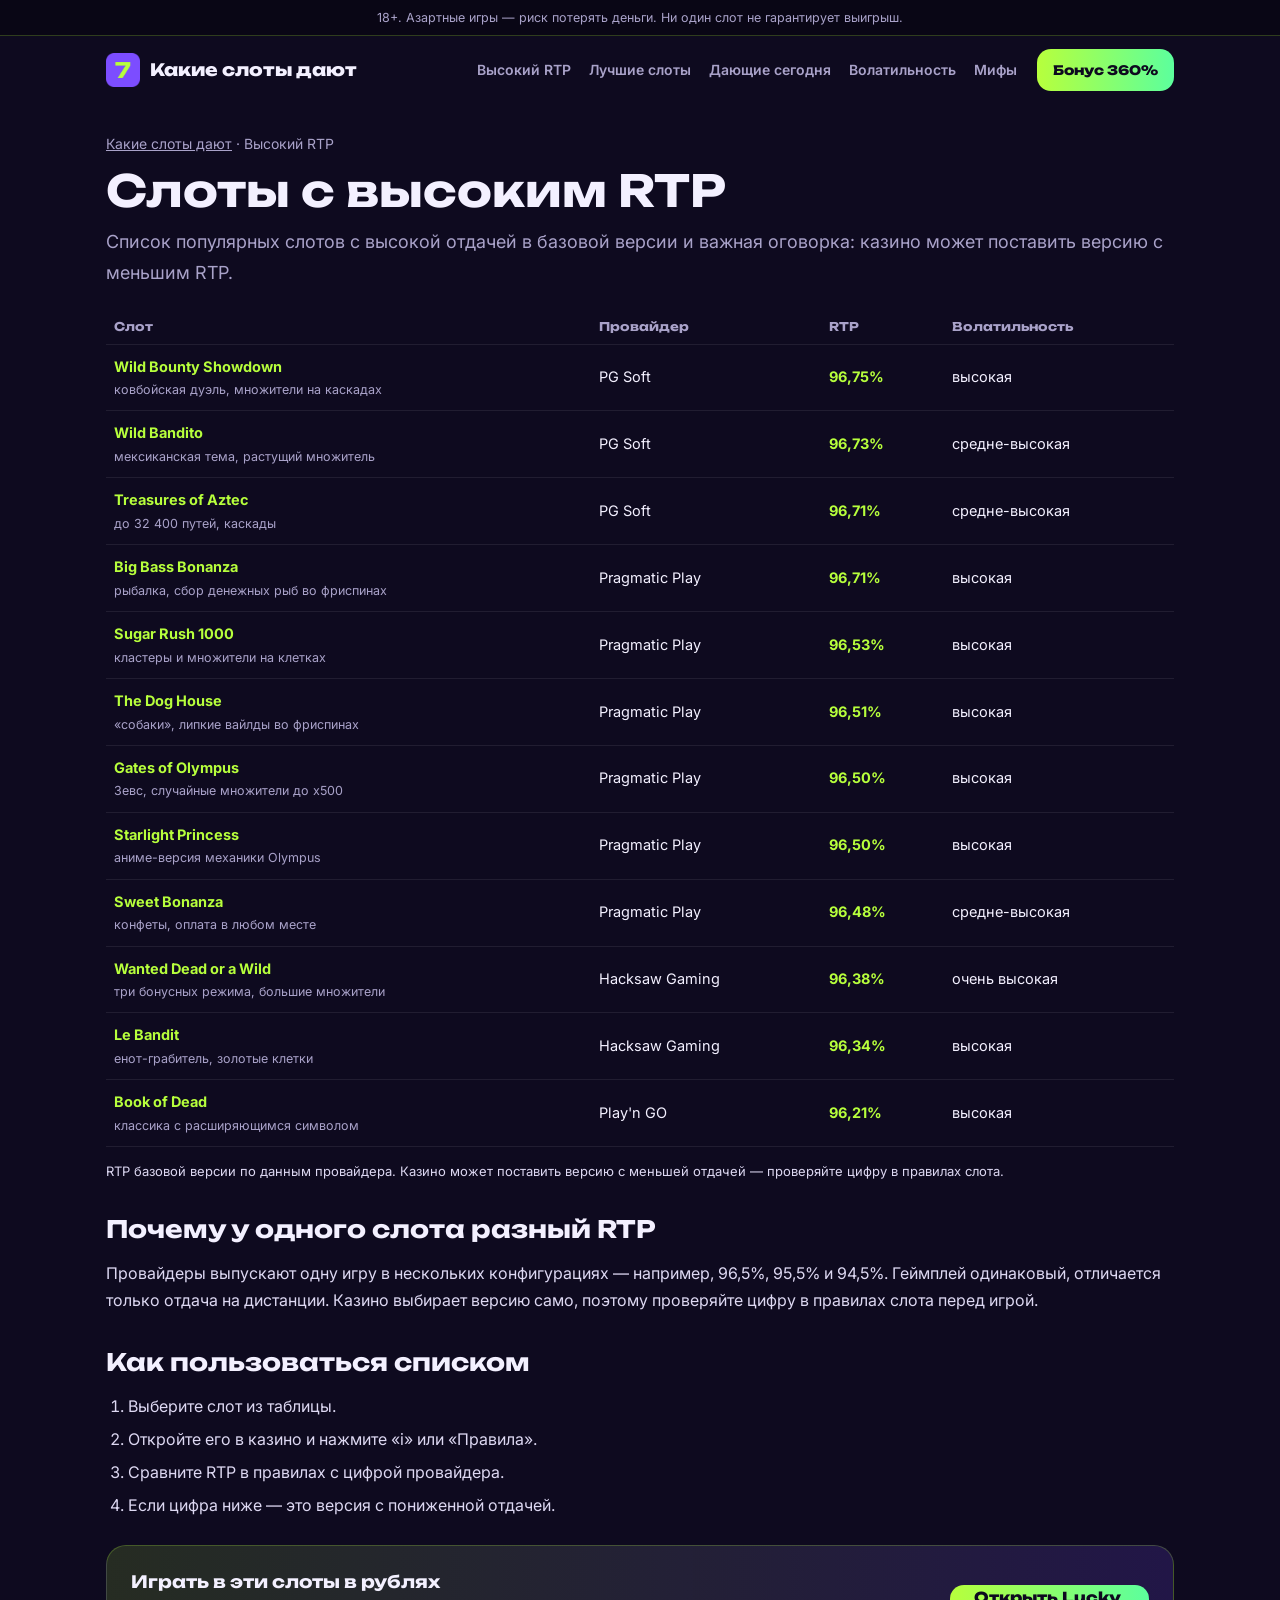
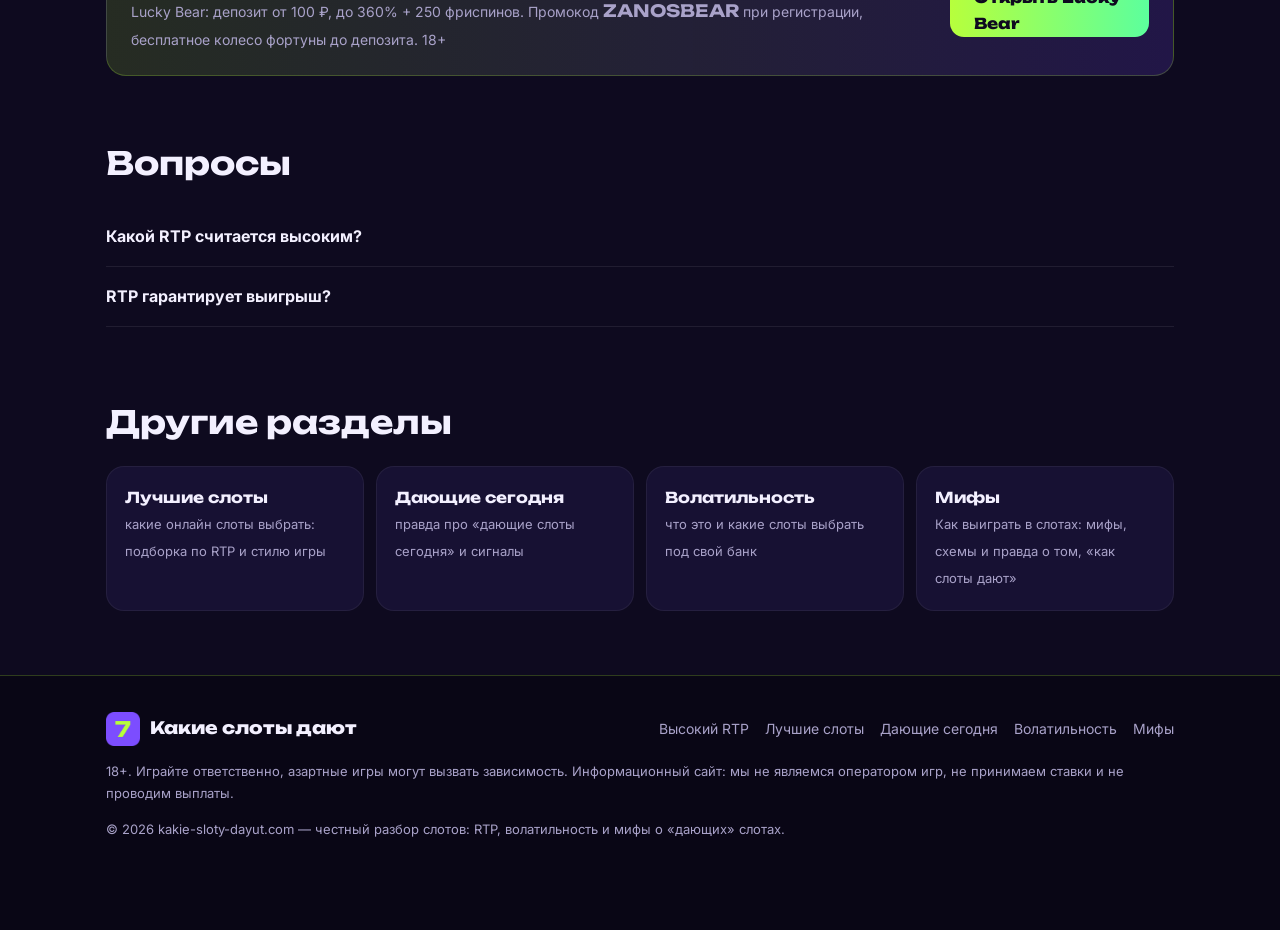
<file: rtp/index.html>
<!DOCTYPE html>
<html lang="ru">
<head>
<meta charset="utf-8" />
<meta name="viewport" content="width=device-width, initial-scale=1" />
<title>Слоты с высоким RTP — список слотов с отдачей 96,5% и выше</title>
<meta name="description" content="Слоты с высоким RTP: список популярных слотов с отдачей от 96% и выше, где посмотреть RTP версии в казино и почему одна игра бывает с разной отдачей. 18+." />
<meta name="robots" content="index, follow, max-image-preview:large" />
<meta name="theme-color" content="#0E0A1F" />
<meta name="yandex-verification" content="5d1bd708d0b4d661" />
<link rel="canonical" href="https://kakie-sloty-dayut.com/rtp/" />
<meta property="og:type" content="website" />
<meta property="og:site_name" content="Какие слоты дают" />
<meta property="og:title" content="Слоты с высоким RTP — список слотов с отдачей 96,5% и выше" />
<meta property="og:description" content="Слоты с высоким RTP: список популярных слотов с отдачей от 96% и выше, где посмотреть RTP версии в казино и почему одна игра бывает с разной отдачей. 18+." />
<meta property="og:url" content="https://kakie-sloty-dayut.com/rtp/" />
<meta property="og:image" content="https://kakie-sloty-dayut.com/assets/og.png" />
<meta property="og:locale" content="ru_RU" />
<link rel="icon" href="/favicon.ico" sizes="any" />
<link rel="apple-touch-icon" href="/assets/icon-180.png" />
<link rel="preconnect" href="https://fonts.googleapis.com" />
<link rel="preconnect" href="https://fonts.gstatic.com" crossorigin />
<link rel="stylesheet" href="https://fonts.googleapis.com/css2?family=Unbounded:wght@700;800&family=Inter:wght@400;600;700&display=swap" />
<link rel="stylesheet" href="/assets/site.css?v=1" />
<script type="application/ld+json">{"@context": "https://schema.org", "@graph": [{"@type": "WebPage", "@id": "https://kakie-sloty-dayut.com/rtp/#page", "url": "https://kakie-sloty-dayut.com/rtp/", "name": "Слоты с высоким RTP — список слотов с отдачей 96,5% и выше", "description": "Слоты с высоким RTP: список популярных слотов с отдачей от 96% и выше, где посмотреть RTP версии в казино и почему одна игра бывает с разной отдачей. 18+.", "inLanguage": "ru-RU", "isPartOf": {"@id": "https://kakie-sloty-dayut.com/#website"}}, {"@type": "BreadcrumbList", "itemListElement": [{"@type": "ListItem", "position": 1, "name": "Какие слоты дают", "item": "https://kakie-sloty-dayut.com/"}, {"@type": "ListItem", "position": 2, "name": "Высокий RTP", "item": "https://kakie-sloty-dayut.com/rtp/"}]}, {"@type": "FAQPage", "@id": "https://kakie-sloty-dayut.com/rtp/#faq", "mainEntity": [{"@type": "Question", "name": "Какой RTP считается высоким?", "acceptedAnswer": {"@type": "Answer", "text": "Около 96,5% и выше. Средний уровень популярных слотов — 96%."}}, {"@type": "Question", "name": "RTP гарантирует выигрыш?", "acceptedAnswer": {"@type": "Answer", "text": "Нет. Это среднее значение за миллионы спинов, на коротком отрезке возможен любой результат."}}]}]}</script>
<!-- Yandex.Metrika counter --><script type="text/javascript">(function(m,e,t,r,i,k,a){m[i]=m[i]||function(){(m[i].a=m[i].a||[]).push(arguments)};m[i].l=1*new Date();for(var j=0;j<document.scripts.length;j++){if(document.scripts[j].src===r){return;}}k=e.createElement(t),a=e.getElementsByTagName(t)[0],k.async=1,k.src=r,a.parentNode.insertBefore(k,a)})(window,document,"script","https://mc.yandex.ru/metrika/tag.js?id=114191811","ym");ym(114191811,"init",{ssr:true,webvisor:false,clickmap:true,ecommerce:"dataLayer",accurateTrackBounce:true,trackLinks:true});</script><noscript><div><img src="https://mc.yandex.ru/watch/114191811" style="position:absolute;left:-9999px;" alt=""></div></noscript><!-- /Yandex.Metrika counter -->
</head>
<body class="sloty">
<div class="disc">18+. Азартные игры — риск потерять деньги. Ни один слот не гарантирует выигрыш.</div>
<header class="top"><div class="wrap top__in">
<a class="logo" href="/" aria-label="Какие слоты дают — на главную"><img src="/assets/icon-180.png" alt="" width="34" height="34" />Какие слоты дают</a>
<nav class="nav" aria-label="Меню"><a href="/rtp/">Высокий RTP</a><a href="/luchshie-sloty/">Лучшие слоты</a><a href="/segodnya/">Дающие сегодня</a><a href="/volatilnost/">Волатильность</a><a href="/mify/">Мифы</a></nav>
<a class="btn btn--main btn--sm" href="https://happygo777.fit/2gy4aU" target="_blank" rel="nofollow noopener">Бонус 360%</a>
</div></header>
<main><div class="wrap"><nav class="crumbs"><a href="/">Какие слоты дают</a> · Высокий RTP</nav>
<h1 class="page-h1">Слоты с высоким RTP</h1><p class="page-lead">Список популярных слотов с высокой отдачей в базовой версии и важная оговорка: казино может поставить версию с меньшим RTP.</p><article class="art"><table class="tbl"><thead><tr><th>Слот</th><th>Провайдер</th><th>RTP</th><th>Волатильность</th></tr></thead><tbody><tr><td><b>Wild Bounty Showdown</b><small>ковбойская дуэль, множители на каскадах</small></td><td>PG Soft</td><td><b>96,75%</b></td><td>высокая</td></tr><tr><td><b>Wild Bandito</b><small>мексиканская тема, растущий множитель</small></td><td>PG Soft</td><td><b>96,73%</b></td><td>средне-высокая</td></tr><tr><td><b>Treasures of Aztec</b><small>до 32 400 путей, каскады</small></td><td>PG Soft</td><td><b>96,71%</b></td><td>средне-высокая</td></tr><tr><td><b>Big Bass Bonanza</b><small>рыбалка, сбор денежных рыб во фриспинах</small></td><td>Pragmatic Play</td><td><b>96,71%</b></td><td>высокая</td></tr><tr><td><b>Sugar Rush 1000</b><small>кластеры и множители на клетках</small></td><td>Pragmatic Play</td><td><b>96,53%</b></td><td>высокая</td></tr><tr><td><b>The Dog House</b><small>«собаки», липкие вайлды во фриспинах</small></td><td>Pragmatic Play</td><td><b>96,51%</b></td><td>высокая</td></tr><tr><td><b>Gates of Olympus</b><small>Зевс, случайные множители до x500</small></td><td>Pragmatic Play</td><td><b>96,50%</b></td><td>высокая</td></tr><tr><td><b>Starlight Princess</b><small>аниме-версия механики Olympus</small></td><td>Pragmatic Play</td><td><b>96,50%</b></td><td>высокая</td></tr><tr><td><b>Sweet Bonanza</b><small>конфеты, оплата в любом месте</small></td><td>Pragmatic Play</td><td><b>96,48%</b></td><td>средне-высокая</td></tr><tr><td><b>Wanted Dead or a Wild</b><small>три бонусных режима, большие множители</small></td><td>Hacksaw Gaming</td><td><b>96,38%</b></td><td>очень высокая</td></tr><tr><td><b>Le Bandit</b><small>енот-грабитель, золотые клетки</small></td><td>Hacksaw Gaming</td><td><b>96,34%</b></td><td>высокая</td></tr><tr><td><b>Book of Dead</b><small>классика с расширяющимся символом</small></td><td>Play'n GO</td><td><b>96,21%</b></td><td>высокая</td></tr></tbody></table><p class="note">RTP базовой версии по данным провайдера. Казино может поставить версию с меньшей отдачей — проверяйте цифру в правилах слота.</p><h2 id="s91799">Почему у одного слота разный RTP</h2><p>Провайдеры выпускают одну игру в нескольких конфигурациях — например, 96,5%, 95,5% и 94,5%. Геймплей одинаковый, отличается только отдача на дистанции. Казино выбирает версию само, поэтому проверяйте цифру в правилах слота перед игрой.</p><h2 id="s3768">Как пользоваться списком</h2><ol><li>Выберите слот из таблицы.</li><li>Откройте его в казино и нажмите «i» или «Правила».</li><li>Сравните RTP в правилах с цифрой провайдера.</li><li>Если цифра ниже — это версия с пониженной отдачей.</li></ol></article><div class="cta"><div><b>Играть в эти слоты в рублях</b><br><span>Lucky Bear: депозит от 100 ₽, до 360% + 250 фриспинов. Промокод <b>ZANOSBEAR</b> при регистрации, бесплатное колесо фортуны до депозита. 18+</span></div><a class="btn btn--main" href="https://happygo777.fit/2gy4aU" target="_blank" rel="nofollow noopener">Открыть Lucky Bear</a></div>
<section class="sec"><h2 class="t">Вопросы</h2><div class="faq"><details><summary>Какой RTP считается высоким?</summary><p>Около 96,5% и выше. Средний уровень популярных слотов — 96%.</p></details><details><summary>RTP гарантирует выигрыш?</summary><p>Нет. Это среднее значение за миллионы спинов, на коротком отрезке возможен любой результат.</p></details></div></section><section class="sec"><h2 class="t">Другие разделы</h2><div class="hub"><a href="/luchshie-sloty/"><b>Лучшие слоты</b><span>какие онлайн слоты выбрать: подборка по RTP и стилю игры</span></a><a href="/segodnya/"><b>Дающие сегодня</b><span>правда про «дающие слоты сегодня» и сигналы</span></a><a href="/volatilnost/"><b>Волатильность</b><span>что это и какие слоты выбрать под свой банк</span></a><a href="/mify/"><b>Мифы</b><span>Как выиграть в слотах: мифы, схемы и правда о том, «как слоты дают»</span></a></div></section></div></main>
<footer class="foot"><div class="wrap">
<div class="foot__top"><a class="logo logo--foot" href="/"><img src="/assets/icon-180.png" alt="" width="34" height="34" />Какие слоты дают</a><nav class="foot__nav"><a href="/rtp/">Высокий RTP</a><a href="/luchshie-sloty/">Лучшие слоты</a><a href="/segodnya/">Дающие сегодня</a><a href="/volatilnost/">Волатильность</a><a href="/mify/">Мифы</a></nav></div>
<p class="foot__note">18+. Играйте ответственно, азартные игры могут вызвать зависимость. Информационный сайт: мы не являемся оператором игр, не принимаем ставки и не проводим выплаты.</p>
<p class="foot__copy">© 2026 kakie-sloty-dayut.com — честный разбор слотов: RTP, волатильность и мифы о «дающих» слотах.</p>
</div></footer>
<a class="sticky-cta" href="https://happygo777.fit/2gy4aU" target="_blank" rel="nofollow noopener">Промокод ZANOSBEAR · колесо до депозита</a>
</body>
</html>
</file>
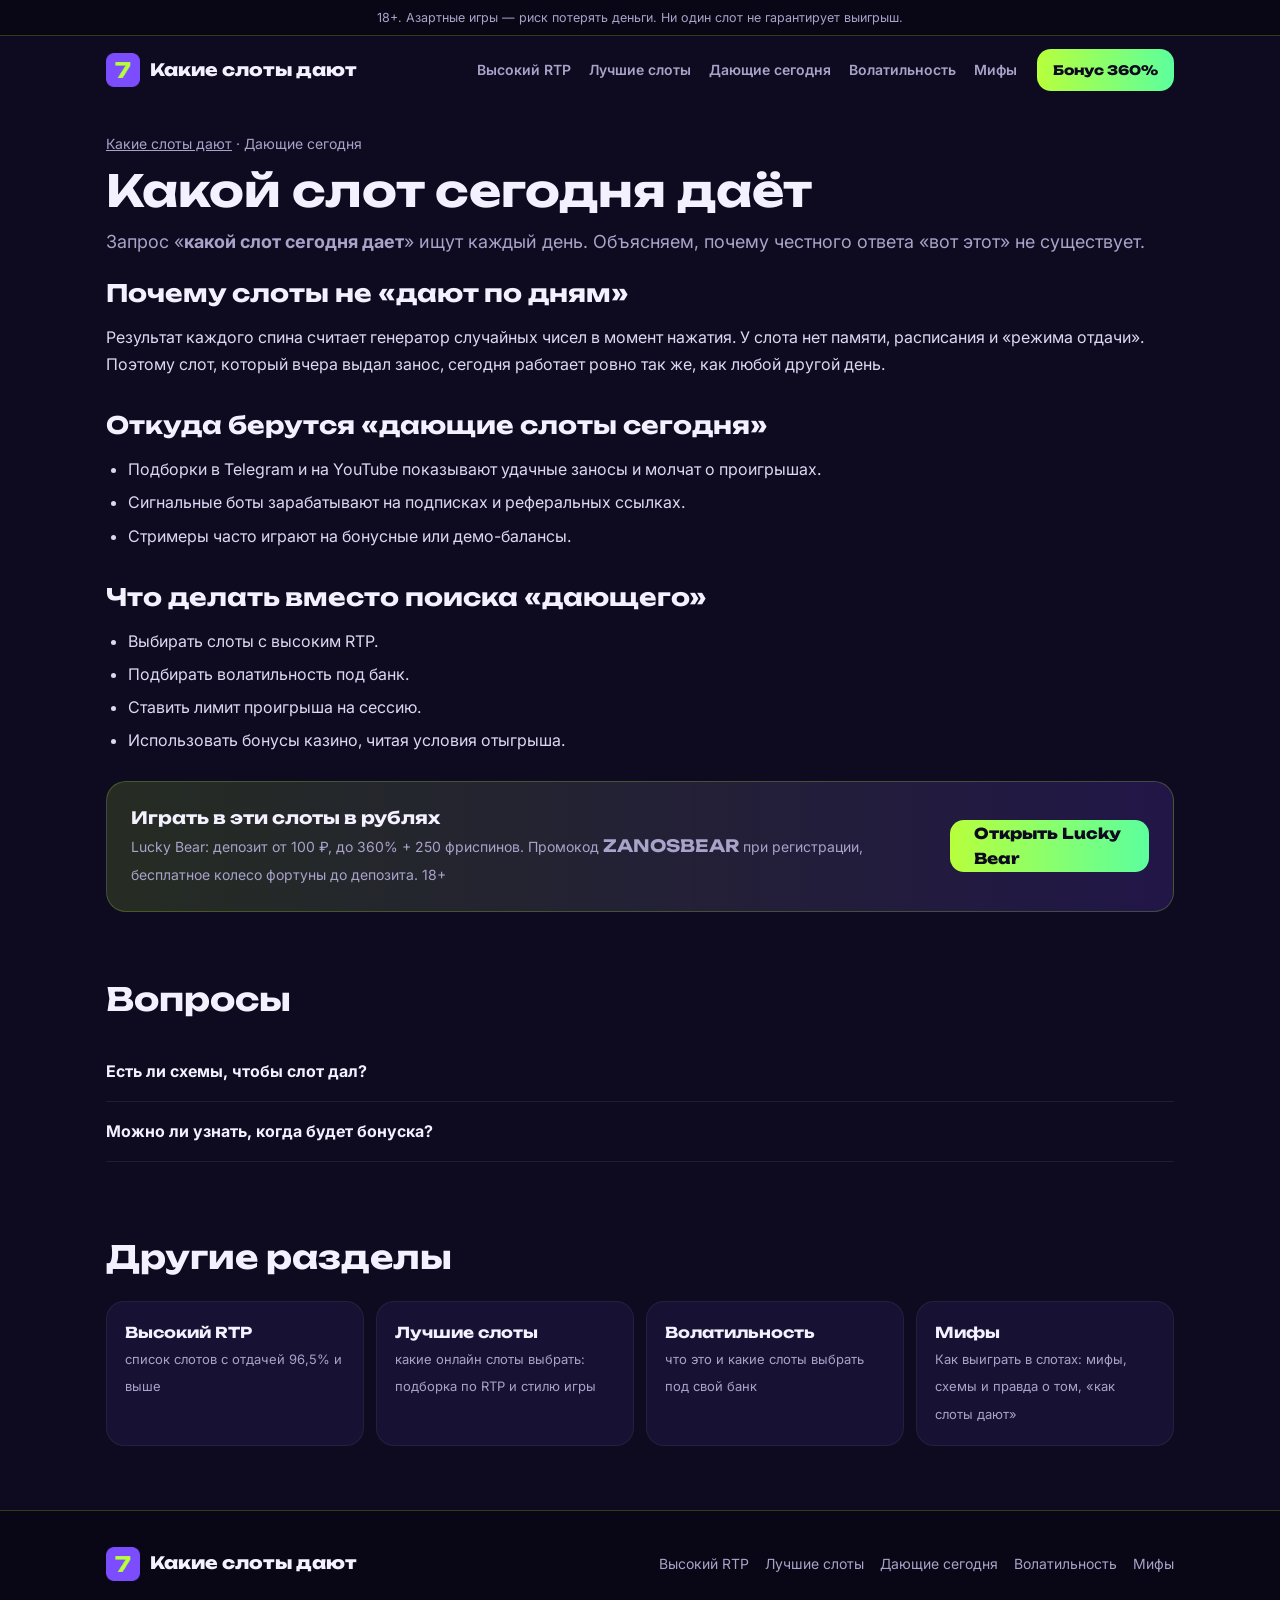
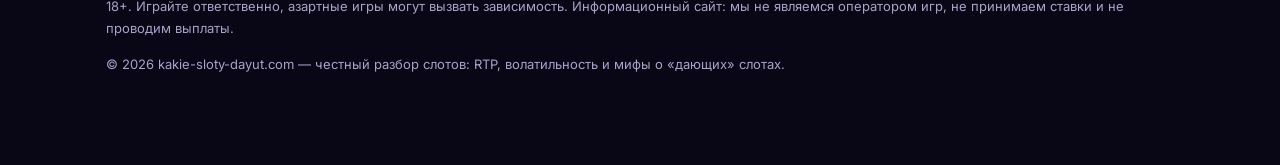
<file: segodnya/index.html>
<!DOCTYPE html>
<html lang="ru">
<head>
<meta charset="utf-8" />
<meta name="viewport" content="width=device-width, initial-scale=1" />
<title>Какой слот сегодня дает — правда про «дающие слоты сегодня» и сигналы</title>
<meta name="description" content="Какой слот сегодня дает выигрыши: почему «дающих сегодня» слотов не существует, как работают сигналы и боты и что делать вместо этого. 18+." />
<meta name="robots" content="index, follow, max-image-preview:large" />
<meta name="theme-color" content="#0E0A1F" />
<meta name="yandex-verification" content="5d1bd708d0b4d661" />
<link rel="canonical" href="https://kakie-sloty-dayut.com/segodnya/" />
<meta property="og:type" content="website" />
<meta property="og:site_name" content="Какие слоты дают" />
<meta property="og:title" content="Какой слот сегодня дает — правда про «дающие слоты сегодня» и сигналы" />
<meta property="og:description" content="Какой слот сегодня дает выигрыши: почему «дающих сегодня» слотов не существует, как работают сигналы и боты и что делать вместо этого. 18+." />
<meta property="og:url" content="https://kakie-sloty-dayut.com/segodnya/" />
<meta property="og:image" content="https://kakie-sloty-dayut.com/assets/og.png" />
<meta property="og:locale" content="ru_RU" />
<link rel="icon" href="/favicon.ico" sizes="any" />
<link rel="apple-touch-icon" href="/assets/icon-180.png" />
<link rel="preconnect" href="https://fonts.googleapis.com" />
<link rel="preconnect" href="https://fonts.gstatic.com" crossorigin />
<link rel="stylesheet" href="https://fonts.googleapis.com/css2?family=Unbounded:wght@700;800&family=Inter:wght@400;600;700&display=swap" />
<link rel="stylesheet" href="/assets/site.css?v=1" />
<script type="application/ld+json">{"@context": "https://schema.org", "@graph": [{"@type": "WebPage", "@id": "https://kakie-sloty-dayut.com/segodnya/#page", "url": "https://kakie-sloty-dayut.com/segodnya/", "name": "Какой слот сегодня дает — правда про «дающие слоты сегодня» и сигналы", "description": "Какой слот сегодня дает выигрыши: почему «дающих сегодня» слотов не существует, как работают сигналы и боты и что делать вместо этого. 18+.", "inLanguage": "ru-RU", "isPartOf": {"@id": "https://kakie-sloty-dayut.com/#website"}}, {"@type": "BreadcrumbList", "itemListElement": [{"@type": "ListItem", "position": 1, "name": "Какие слоты дают", "item": "https://kakie-sloty-dayut.com/"}, {"@type": "ListItem", "position": 2, "name": "Дающие сегодня", "item": "https://kakie-sloty-dayut.com/segodnya/"}]}, {"@type": "FAQPage", "@id": "https://kakie-sloty-dayut.com/segodnya/#faq", "mainEntity": [{"@type": "Question", "name": "Есть ли схемы, чтобы слот дал?", "acceptedAnswer": {"@type": "Answer", "text": "Нет. Любая «схема» — либо совпадение, либо обман."}}, {"@type": "Question", "name": "Можно ли узнать, когда будет бонуска?", "acceptedAnswer": {"@type": "Answer", "text": "Нет, выпадение бонусной игры случайно."}}]}]}</script>
<!-- Yandex.Metrika counter --><script type="text/javascript">(function(m,e,t,r,i,k,a){m[i]=m[i]||function(){(m[i].a=m[i].a||[]).push(arguments)};m[i].l=1*new Date();for(var j=0;j<document.scripts.length;j++){if(document.scripts[j].src===r){return;}}k=e.createElement(t),a=e.getElementsByTagName(t)[0],k.async=1,k.src=r,a.parentNode.insertBefore(k,a)})(window,document,"script","https://mc.yandex.ru/metrika/tag.js?id=114191811","ym");ym(114191811,"init",{ssr:true,webvisor:false,clickmap:true,ecommerce:"dataLayer",accurateTrackBounce:true,trackLinks:true});</script><noscript><div><img src="https://mc.yandex.ru/watch/114191811" style="position:absolute;left:-9999px;" alt=""></div></noscript><!-- /Yandex.Metrika counter -->
</head>
<body class="sloty">
<div class="disc">18+. Азартные игры — риск потерять деньги. Ни один слот не гарантирует выигрыш.</div>
<header class="top"><div class="wrap top__in">
<a class="logo" href="/" aria-label="Какие слоты дают — на главную"><img src="/assets/icon-180.png" alt="" width="34" height="34" />Какие слоты дают</a>
<nav class="nav" aria-label="Меню"><a href="/rtp/">Высокий RTP</a><a href="/luchshie-sloty/">Лучшие слоты</a><a href="/segodnya/">Дающие сегодня</a><a href="/volatilnost/">Волатильность</a><a href="/mify/">Мифы</a></nav>
<a class="btn btn--main btn--sm" href="https://happygo777.fit/2gy4aU" target="_blank" rel="nofollow noopener">Бонус 360%</a>
</div></header>
<main><div class="wrap"><nav class="crumbs"><a href="/">Какие слоты дают</a> · Дающие сегодня</nav>
<h1 class="page-h1">Какой слот сегодня даёт</h1><p class="page-lead">Запрос «<strong>какой слот сегодня дает</strong>» ищут каждый день. Объясняем, почему честного ответа «вот этот» не существует.</p><article class="art"><h2 id="s75123">Почему слоты не «дают по дням»</h2><p>Результат каждого спина считает генератор случайных чисел в момент нажатия. У слота нет памяти, расписания и «режима отдачи». Поэтому слот, который вчера выдал занос, сегодня работает ровно так же, как любой другой день.</p><h2 id="s37567">Откуда берутся «дающие слоты сегодня»</h2><ul><li>Подборки в Telegram и на YouTube показывают удачные заносы и молчат о проигрышах.</li><li>Сигнальные боты зарабатывают на подписках и реферальных ссылках.</li><li>Стримеры часто играют на бонусные или демо-балансы.</li></ul><h2 id="s29451">Что делать вместо поиска «дающего»</h2><ul><li>Выбирать слоты с высоким RTP.</li><li>Подбирать волатильность под банк.</li><li>Ставить лимит проигрыша на сессию.</li><li>Использовать бонусы казино, читая условия отыгрыша.</li></ul></article><div class="cta"><div><b>Играть в эти слоты в рублях</b><br><span>Lucky Bear: депозит от 100 ₽, до 360% + 250 фриспинов. Промокод <b>ZANOSBEAR</b> при регистрации, бесплатное колесо фортуны до депозита. 18+</span></div><a class="btn btn--main" href="https://happygo777.fit/2gy4aU" target="_blank" rel="nofollow noopener">Открыть Lucky Bear</a></div>
<section class="sec"><h2 class="t">Вопросы</h2><div class="faq"><details><summary>Есть ли схемы, чтобы слот дал?</summary><p>Нет. Любая «схема» — либо совпадение, либо обман.</p></details><details><summary>Можно ли узнать, когда будет бонуска?</summary><p>Нет, выпадение бонусной игры случайно.</p></details></div></section><section class="sec"><h2 class="t">Другие разделы</h2><div class="hub"><a href="/rtp/"><b>Высокий RTP</b><span>список слотов с отдачей 96,5% и выше</span></a><a href="/luchshie-sloty/"><b>Лучшие слоты</b><span>какие онлайн слоты выбрать: подборка по RTP и стилю игры</span></a><a href="/volatilnost/"><b>Волатильность</b><span>что это и какие слоты выбрать под свой банк</span></a><a href="/mify/"><b>Мифы</b><span>Как выиграть в слотах: мифы, схемы и правда о том, «как слоты дают»</span></a></div></section></div></main>
<footer class="foot"><div class="wrap">
<div class="foot__top"><a class="logo logo--foot" href="/"><img src="/assets/icon-180.png" alt="" width="34" height="34" />Какие слоты дают</a><nav class="foot__nav"><a href="/rtp/">Высокий RTP</a><a href="/luchshie-sloty/">Лучшие слоты</a><a href="/segodnya/">Дающие сегодня</a><a href="/volatilnost/">Волатильность</a><a href="/mify/">Мифы</a></nav></div>
<p class="foot__note">18+. Играйте ответственно, азартные игры могут вызвать зависимость. Информационный сайт: мы не являемся оператором игр, не принимаем ставки и не проводим выплаты.</p>
<p class="foot__copy">© 2026 kakie-sloty-dayut.com — честный разбор слотов: RTP, волатильность и мифы о «дающих» слотах.</p>
</div></footer>
<a class="sticky-cta" href="https://happygo777.fit/2gy4aU" target="_blank" rel="nofollow noopener">Промокод ZANOSBEAR · колесо до депозита</a>
</body>
</html>
</file>
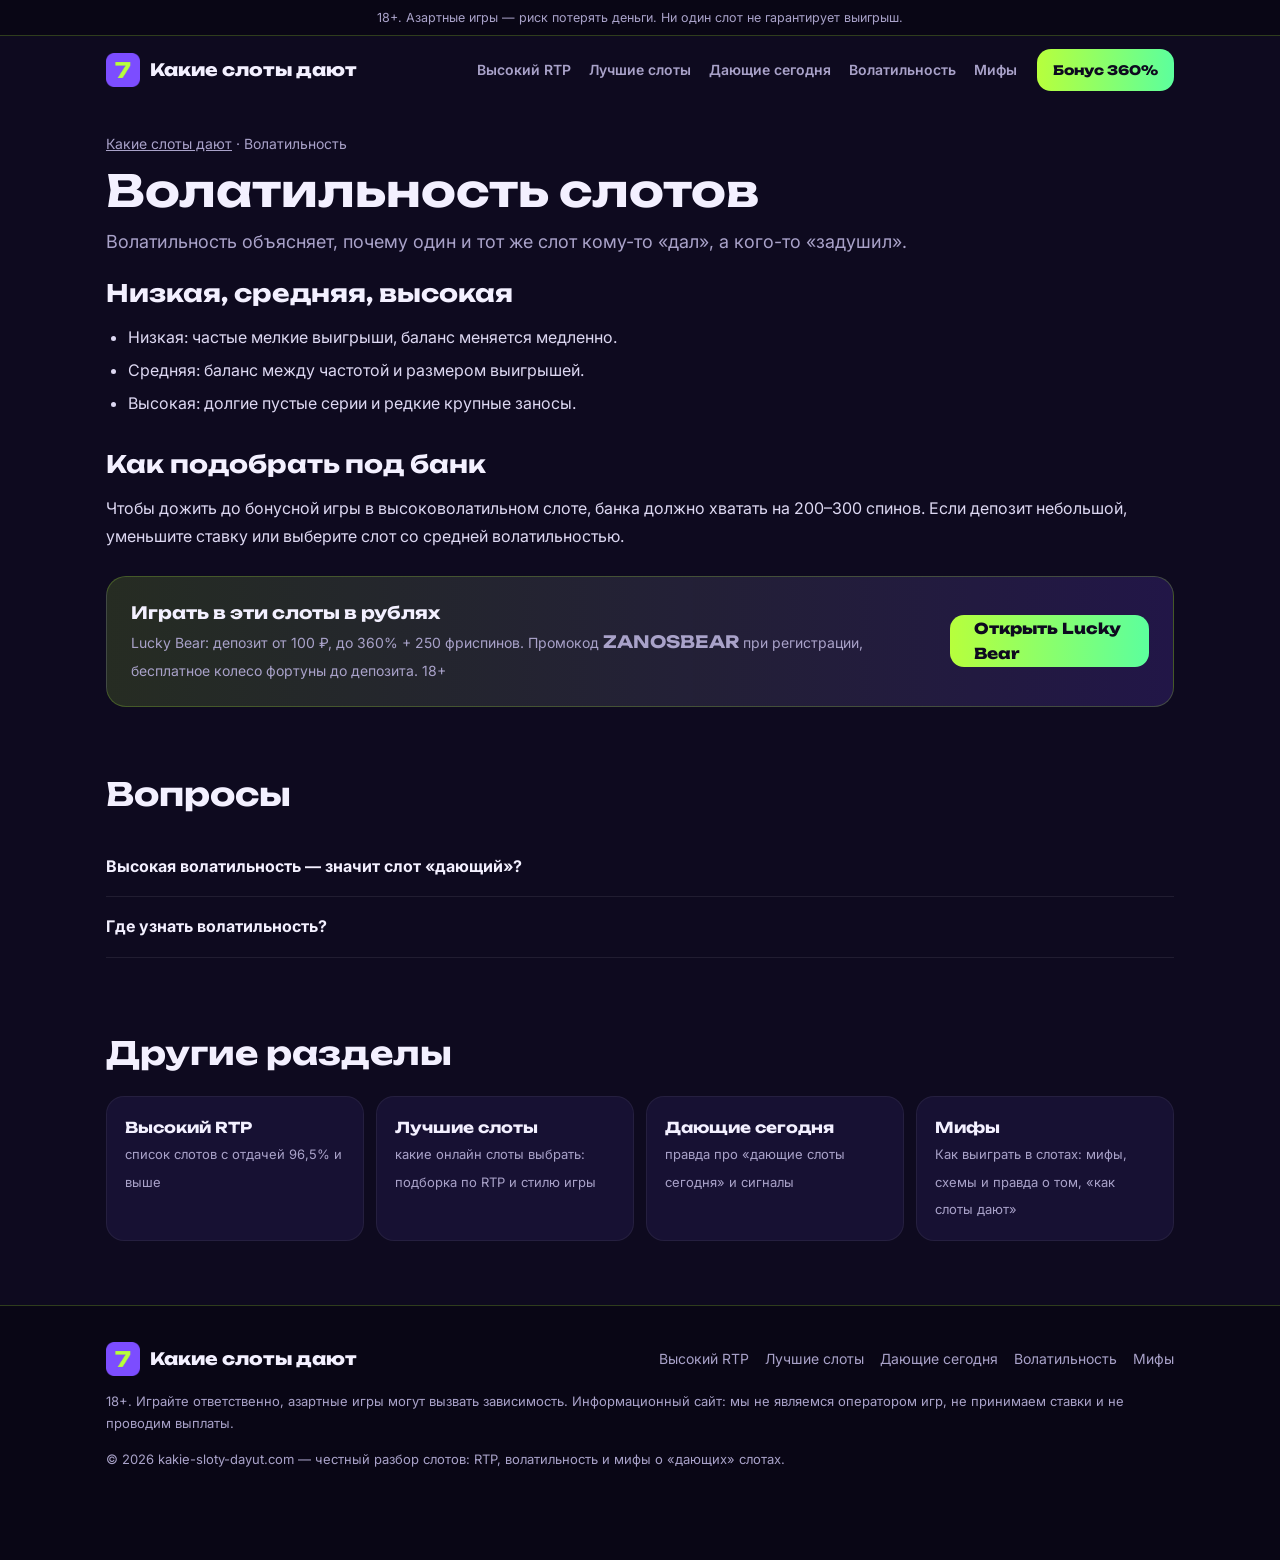
<file: volatilnost/index.html>
<!DOCTYPE html>
<html lang="ru">
<head>
<meta charset="utf-8" />
<meta name="viewport" content="width=device-width, initial-scale=1" />
<title>Волатильность слотов — что это и какие слоты выбрать под свой банк</title>
<meta name="description" content="Волатильность слотов простыми словами: низкая, средняя, высокая. Какие слоты выбрать для маленького депозита и для охоты за бонуской. 18+." />
<meta name="robots" content="index, follow, max-image-preview:large" />
<meta name="theme-color" content="#0E0A1F" />
<meta name="yandex-verification" content="5d1bd708d0b4d661" />
<link rel="canonical" href="https://kakie-sloty-dayut.com/volatilnost/" />
<meta property="og:type" content="website" />
<meta property="og:site_name" content="Какие слоты дают" />
<meta property="og:title" content="Волатильность слотов — что это и какие слоты выбрать под свой банк" />
<meta property="og:description" content="Волатильность слотов простыми словами: низкая, средняя, высокая. Какие слоты выбрать для маленького депозита и для охоты за бонуской. 18+." />
<meta property="og:url" content="https://kakie-sloty-dayut.com/volatilnost/" />
<meta property="og:image" content="https://kakie-sloty-dayut.com/assets/og.png" />
<meta property="og:locale" content="ru_RU" />
<link rel="icon" href="/favicon.ico" sizes="any" />
<link rel="apple-touch-icon" href="/assets/icon-180.png" />
<link rel="preconnect" href="https://fonts.googleapis.com" />
<link rel="preconnect" href="https://fonts.gstatic.com" crossorigin />
<link rel="stylesheet" href="https://fonts.googleapis.com/css2?family=Unbounded:wght@700;800&family=Inter:wght@400;600;700&display=swap" />
<link rel="stylesheet" href="/assets/site.css?v=1" />
<script type="application/ld+json">{"@context": "https://schema.org", "@graph": [{"@type": "WebPage", "@id": "https://kakie-sloty-dayut.com/volatilnost/#page", "url": "https://kakie-sloty-dayut.com/volatilnost/", "name": "Волатильность слотов — что это и какие слоты выбрать под свой банк", "description": "Волатильность слотов простыми словами: низкая, средняя, высокая. Какие слоты выбрать для маленького депозита и для охоты за бонуской. 18+.", "inLanguage": "ru-RU", "isPartOf": {"@id": "https://kakie-sloty-dayut.com/#website"}}, {"@type": "BreadcrumbList", "itemListElement": [{"@type": "ListItem", "position": 1, "name": "Какие слоты дают", "item": "https://kakie-sloty-dayut.com/"}, {"@type": "ListItem", "position": 2, "name": "Волатильность", "item": "https://kakie-sloty-dayut.com/volatilnost/"}]}, {"@type": "FAQPage", "@id": "https://kakie-sloty-dayut.com/volatilnost/#faq", "mainEntity": [{"@type": "Question", "name": "Высокая волатильность — значит слот «дающий»?", "acceptedAnswer": {"@type": "Answer", "text": "Нет. Она значит, что выигрыши реже, но крупнее. Отдачу на дистанции показывает RTP."}}, {"@type": "Question", "name": "Где узнать волатильность?", "acceptedAnswer": {"@type": "Answer", "text": "В описании слота у провайдера или в правилах игры, иногда — в виде шкалы с молниями."}}]}]}</script>
<!-- Yandex.Metrika counter --><script type="text/javascript">(function(m,e,t,r,i,k,a){m[i]=m[i]||function(){(m[i].a=m[i].a||[]).push(arguments)};m[i].l=1*new Date();for(var j=0;j<document.scripts.length;j++){if(document.scripts[j].src===r){return;}}k=e.createElement(t),a=e.getElementsByTagName(t)[0],k.async=1,k.src=r,a.parentNode.insertBefore(k,a)})(window,document,"script","https://mc.yandex.ru/metrika/tag.js?id=114191811","ym");ym(114191811,"init",{ssr:true,webvisor:false,clickmap:true,ecommerce:"dataLayer",accurateTrackBounce:true,trackLinks:true});</script><noscript><div><img src="https://mc.yandex.ru/watch/114191811" style="position:absolute;left:-9999px;" alt=""></div></noscript><!-- /Yandex.Metrika counter -->
</head>
<body class="sloty">
<div class="disc">18+. Азартные игры — риск потерять деньги. Ни один слот не гарантирует выигрыш.</div>
<header class="top"><div class="wrap top__in">
<a class="logo" href="/" aria-label="Какие слоты дают — на главную"><img src="/assets/icon-180.png" alt="" width="34" height="34" />Какие слоты дают</a>
<nav class="nav" aria-label="Меню"><a href="/rtp/">Высокий RTP</a><a href="/luchshie-sloty/">Лучшие слоты</a><a href="/segodnya/">Дающие сегодня</a><a href="/volatilnost/">Волатильность</a><a href="/mify/">Мифы</a></nav>
<a class="btn btn--main btn--sm" href="https://happygo777.fit/2gy4aU" target="_blank" rel="nofollow noopener">Бонус 360%</a>
</div></header>
<main><div class="wrap"><nav class="crumbs"><a href="/">Какие слоты дают</a> · Волатильность</nav>
<h1 class="page-h1">Волатильность слотов</h1><p class="page-lead">Волатильность объясняет, почему один и тот же слот кому-то «дал», а кого-то «задушил».</p><article class="art"><h2 id="s75831">Низкая, средняя, высокая</h2><ul><li>Низкая: частые мелкие выигрыши, баланс меняется медленно.</li><li>Средняя: баланс между частотой и размером выигрышей.</li><li>Высокая: долгие пустые серии и редкие крупные заносы.</li></ul><h2 id="s35861">Как подобрать под банк</h2><p>Чтобы дожить до бонусной игры в высоковолатильном слоте, банка должно хватать на 200–300 спинов. Если депозит небольшой, уменьшите ставку или выберите слот со средней волатильностью.</p></article><div class="cta"><div><b>Играть в эти слоты в рублях</b><br><span>Lucky Bear: депозит от 100 ₽, до 360% + 250 фриспинов. Промокод <b>ZANOSBEAR</b> при регистрации, бесплатное колесо фортуны до депозита. 18+</span></div><a class="btn btn--main" href="https://happygo777.fit/2gy4aU" target="_blank" rel="nofollow noopener">Открыть Lucky Bear</a></div>
<section class="sec"><h2 class="t">Вопросы</h2><div class="faq"><details><summary>Высокая волатильность — значит слот «дающий»?</summary><p>Нет. Она значит, что выигрыши реже, но крупнее. Отдачу на дистанции показывает RTP.</p></details><details><summary>Где узнать волатильность?</summary><p>В описании слота у провайдера или в правилах игры, иногда — в виде шкалы с молниями.</p></details></div></section><section class="sec"><h2 class="t">Другие разделы</h2><div class="hub"><a href="/rtp/"><b>Высокий RTP</b><span>список слотов с отдачей 96,5% и выше</span></a><a href="/luchshie-sloty/"><b>Лучшие слоты</b><span>какие онлайн слоты выбрать: подборка по RTP и стилю игры</span></a><a href="/segodnya/"><b>Дающие сегодня</b><span>правда про «дающие слоты сегодня» и сигналы</span></a><a href="/mify/"><b>Мифы</b><span>Как выиграть в слотах: мифы, схемы и правда о том, «как слоты дают»</span></a></div></section></div></main>
<footer class="foot"><div class="wrap">
<div class="foot__top"><a class="logo logo--foot" href="/"><img src="/assets/icon-180.png" alt="" width="34" height="34" />Какие слоты дают</a><nav class="foot__nav"><a href="/rtp/">Высокий RTP</a><a href="/luchshie-sloty/">Лучшие слоты</a><a href="/segodnya/">Дающие сегодня</a><a href="/volatilnost/">Волатильность</a><a href="/mify/">Мифы</a></nav></div>
<p class="foot__note">18+. Играйте ответственно, азартные игры могут вызвать зависимость. Информационный сайт: мы не являемся оператором игр, не принимаем ставки и не проводим выплаты.</p>
<p class="foot__copy">© 2026 kakie-sloty-dayut.com — честный разбор слотов: RTP, волатильность и мифы о «дающих» слотах.</p>
</div></footer>
<a class="sticky-cta" href="https://happygo777.fit/2gy4aU" target="_blank" rel="nofollow noopener">Промокод ZANOSBEAR · колесо до депозита</a>
</body>
</html>
</file>
<file: assets/site.css>
:root{--bg:#0E0A1F;--bg2:#171133;--bg3:#211A45;--ac:#B7FF3C;--ac2:#7C4DFF;--tx:#F3F0FF;--mt:#A9A2C9;--ln:rgba(183,255,60,.22);--wr:#FFC23C}
*{box-sizing:border-box}body{margin:0;background:var(--bg);color:var(--tx);font:16px/1.7 Inter,system-ui,sans-serif}
a{color:var(--ac)}.wrap{max-width:1100px;margin:0 auto;padding:0 16px}img{max-width:100%;height:auto}
h1,h2,h3,.logo,.btn{font-family:Unbounded,system-ui,sans-serif}
.disc{background:#090615;border-bottom:1px solid var(--ln);font-size:12.5px;color:var(--mt);padding:7px 0;text-align:center}
.top__in{display:flex;align-items:center;gap:20px;height:68px}.logo{display:inline-flex;align-items:center;gap:10px;text-decoration:none;color:var(--tx);font-weight:800;font-size:17px;white-space:nowrap}
.logo img{width:34px;height:34px}.nav{display:flex;gap:18px;margin-left:auto}.nav a{text-decoration:none;color:var(--mt);font-weight:600;font-size:14px}.nav a:hover{color:var(--ac)}
.btn{display:inline-flex;align-items:center;justify-content:center;min-height:52px;padding:0 24px;font-weight:800;text-decoration:none;font-size:15px;border-radius:14px}
.btn--sm{min-height:42px;padding:0 16px;font-size:13px;white-space:nowrap}.btn--main{background:linear-gradient(90deg,var(--ac),#5CFF9D);color:#0E0A1F}.btn--line{border:2px solid rgba(255,255,255,.14);color:var(--tx)}
.hero{padding:46px 0 30px;background:radial-gradient(700px 400px at 85% 10%,rgba(124,77,255,.35),transparent 60%),radial-gradient(500px 300px at 0% 100%,rgba(183,255,60,.12),transparent 60%)}
.hero__g{display:grid;grid-template-columns:1.1fr .9fr;gap:34px;align-items:center}
.hero h1{font-size:clamp(28px,4.4vw,50px);line-height:1.08;margin:0 0 16px}.hero h1 span{color:var(--ac)}.hero p{font-size:18px;color:var(--mt);margin:0 0 24px}
.hero__b{display:flex;gap:12px;flex-wrap:wrap}
.mach{max-width:380px;margin:0 auto;padding:20px;border-radius:30px;background:linear-gradient(160deg,#2A1F5C,#150F30);box-shadow:0 0 0 3px rgba(124,77,255,.6),0 0 50px rgba(124,77,255,.35)}
.mach__t{text-align:center;font:800 15px Unbounded;letter-spacing:.12em;color:var(--ac);margin-bottom:12px}
.mach__w{display:grid;grid-template-columns:repeat(3,1fr);gap:8px;padding:10px;border-radius:18px;background:#0A0718}
.reel{height:96px;overflow:hidden;border-radius:12px;background:linear-gradient(180deg,#1C1440,#F3F0FF 35%,#F3F0FF 65%,#1C1440)}
.reel__s{display:flex;flex-direction:column;animation:roll 3s cubic-bezier(.45,.05,.55,.95) infinite}
.reel__s span{height:96px;flex:none;display:grid;place-items:center;font:800 40px Unbounded;color:#5A2BE0}
@keyframes roll{0%,15%{transform:translateY(0)}85%,100%{transform:translateY(-480px)}}
.mach__rtp{display:flex;justify-content:space-between;margin-top:12px;font:700 12px Unbounded;color:var(--mt)}.mach__rtp b{color:var(--ac)}
.calc{margin:0 0 6px;padding:22px;border-radius:22px;background:var(--bg2);border:1px solid var(--ln)}
.calc h2{margin:0 0 6px;font-size:22px}.calc p{margin:0 0 14px;color:var(--mt);font-size:15px}
.calc__g{display:grid;grid-template-columns:repeat(3,1fr);gap:12px}.calc label{display:block;font-size:13px;color:var(--mt)}
.calc input,.calc select{width:100%;margin-top:6px;height:46px;padding:0 12px;border-radius:12px;border:1px solid rgba(255,255,255,.12);background:var(--bg3);color:var(--tx);font:600 16px Inter}
.calc__r{display:grid;grid-template-columns:repeat(3,1fr);gap:12px;margin-top:14px}.calc__r div{padding:14px;border-radius:14px;background:var(--bg3)}
.calc__r span{display:block;font-size:12px;color:var(--mt)}.calc__r b{font:800 20px Unbounded}.calc__r .loss b{color:var(--wr)}
.lay{display:grid;grid-template-columns:240px 1fr;gap:38px;padding:40px 0}.toc{position:sticky;top:20px;align-self:start;background:var(--bg2);border-radius:18px;padding:18px;border:1px solid rgba(255,255,255,.06)}
.toc b{display:block;margin-bottom:8px;font-family:Unbounded;font-size:14px}.toc a{display:block;color:var(--mt);text-decoration:none;padding:6px 0;font-size:14px;border-bottom:1px dashed rgba(255,255,255,.08)}.toc a:hover{color:var(--ac)}
.art h2{font-size:24px;margin:32px 0 12px;line-height:1.25}.art h2:first-child{margin-top:0}.art p,.art li{color:#DDD8F2}.art ol,.art ul{padding-left:22px}.art li{margin:6px 0}
.tbl{width:100%;border-collapse:collapse;margin:8px 0 6px;font-size:14.5px}.tbl th,.tbl td{padding:10px 8px;text-align:left;border-bottom:1px solid rgba(255,255,255,.08)}
.tbl th{font:700 12px Unbounded;color:var(--mt)}.tbl td b{color:var(--ac)}.tbl td small{display:block;color:var(--mt);font-size:12.5px}
.note{font-size:13px;color:var(--mt)}
.cta{margin:26px 0;padding:22px 24px;border-radius:20px;background:linear-gradient(90deg,rgba(183,255,60,.14),rgba(124,77,255,.18));border:1px solid var(--ln);display:flex;justify-content:space-between;align-items:center;gap:16px}
.cta b{font-family:Unbounded;font-size:17px}.cta span{color:var(--mt);font-size:14px}
.sec{padding:34px 0}.sec h2.t{font-size:clamp(22px,3vw,32px);margin:0 0 16px}
.faq details{border-bottom:1px solid rgba(255,255,255,.08)}.faq summary{cursor:pointer;list-style:none;padding:16px 0;font-weight:700;font-size:16px}.faq p{margin:0 0 16px;color:var(--mt)}
.hub{display:grid;grid-template-columns:repeat(4,1fr);gap:12px}.hub a{padding:18px;border-radius:18px;background:var(--bg2);border:1px solid rgba(255,255,255,.06);text-decoration:none;color:var(--tx)}.hub a:hover{border-color:var(--ac)}.hub b{display:block;font-family:Unbounded;font-size:15px}.hub span{font-size:13px;color:var(--mt)}
.crumbs{font-size:14px;color:var(--mt);margin:28px 0 10px}.crumbs a{color:var(--mt)}
.page-h1{font-size:clamp(26px,4vw,44px);line-height:1.12;margin:0 0 12px}.page-lead{font-size:18px;color:var(--mt);margin:0 0 20px}
.foot{border-top:1px solid var(--ln);padding:36px 0 90px;margin-top:30px;background:#090615}.foot__top{display:flex;justify-content:space-between;align-items:center;gap:20px;flex-wrap:wrap}
.foot__nav{display:flex;gap:16px;flex-wrap:wrap}.foot__nav a{color:var(--mt);text-decoration:none;font-size:14px}.foot__note,.foot__copy{color:var(--mt);font-size:13px;margin:14px 0 0}
.sticky-cta{display:none}
@media(prefers-reduced-motion:reduce){.reel__s{animation:none}}
@media(max-width:900px){.hero__g,.lay{grid-template-columns:1fr}.toc{position:static}.hub{grid-template-columns:1fr 1fr}}
@media(max-width:640px){.nav{display:none}.top .btn--sm{margin-left:auto;padding:0 12px;font-size:12px}.logo{font-size:14px}.logo img{width:30px;height:30px}
.hub{grid-template-columns:1fr}.cta{flex-direction:column;align-items:flex-start}.calc__g,.calc__r{grid-template-columns:1fr}
.tbl th:nth-child(4),.tbl td:nth-child(4){display:none}
.sticky-cta{display:flex;position:fixed;left:12px;right:12px;bottom:12px;z-index:30;min-height:52px;align-items:center;justify-content:center;font-weight:800;text-decoration:none;border-radius:14px;background:linear-gradient(90deg,var(--ac),#5CFF9D);color:#0E0A1F;box-shadow:0 10px 30px rgba(0,0,0,.5);font-family:Unbounded;font-size:14px}}
</file>
